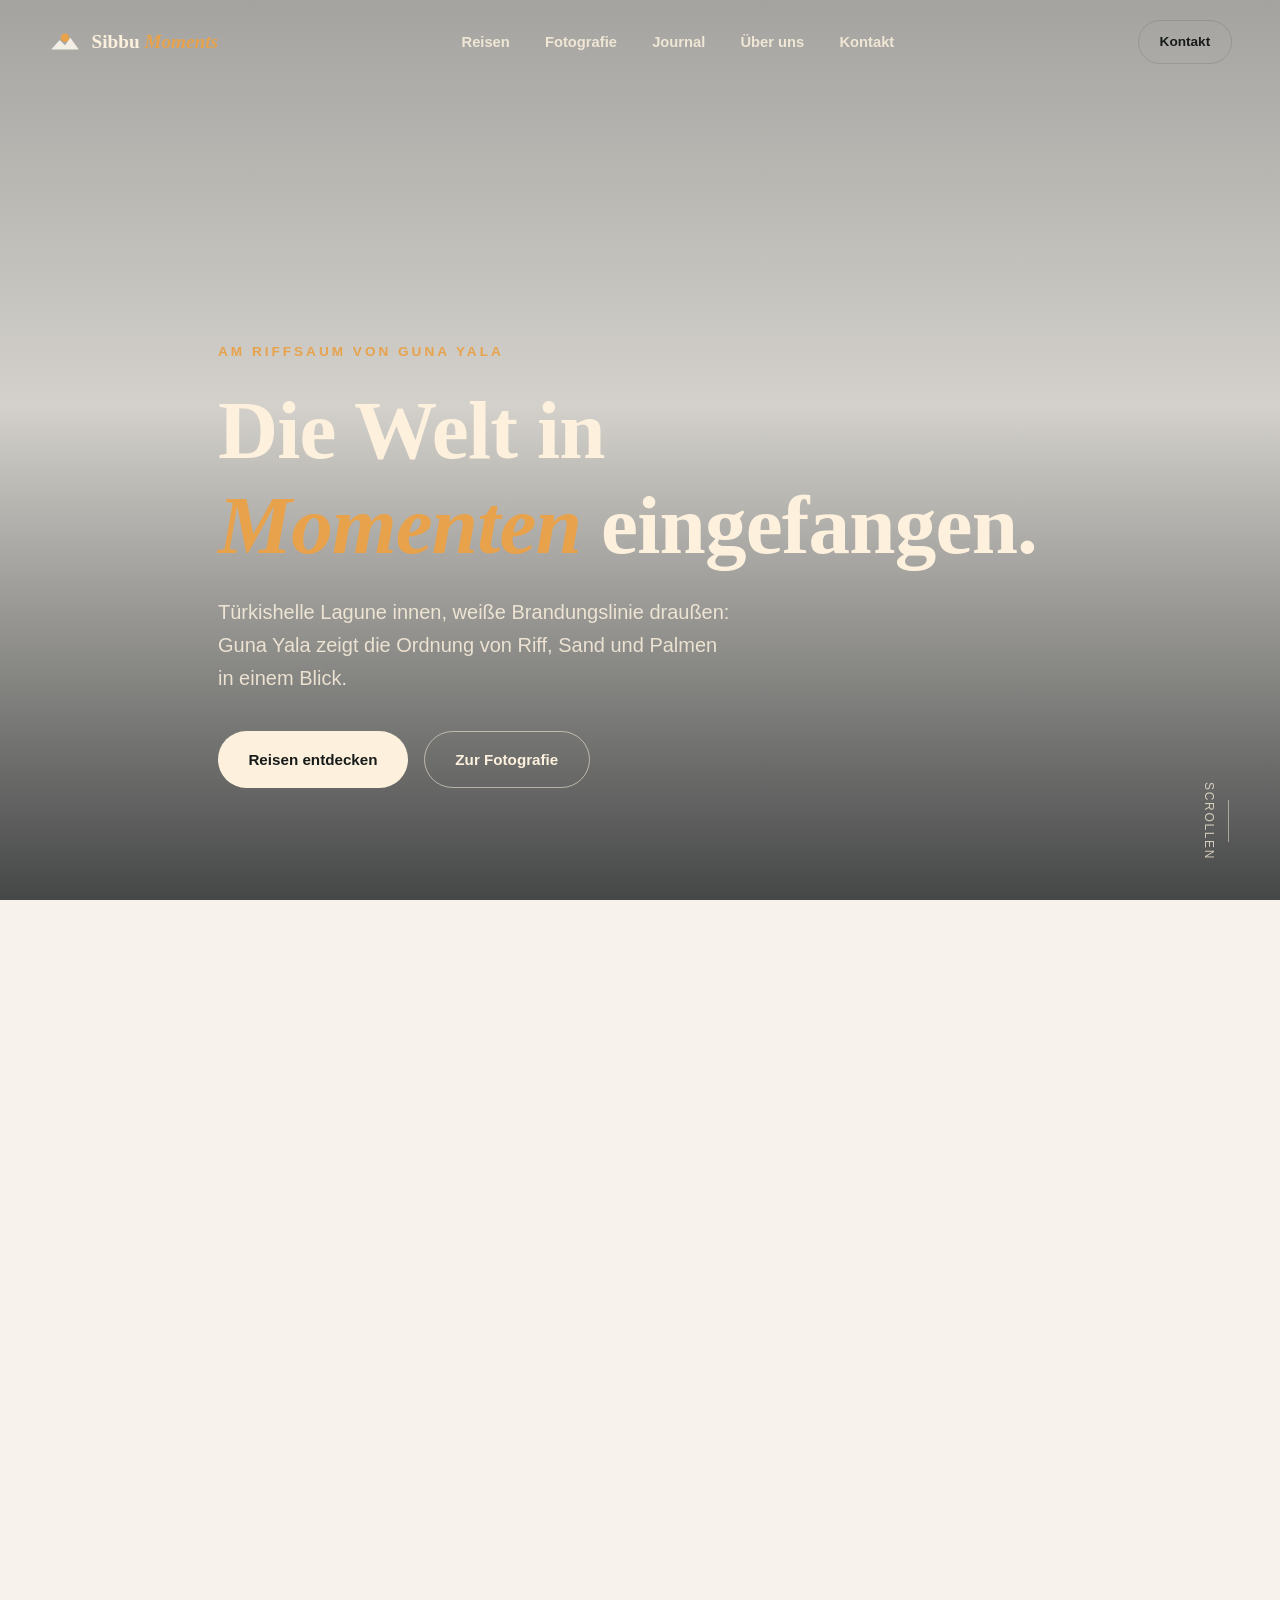
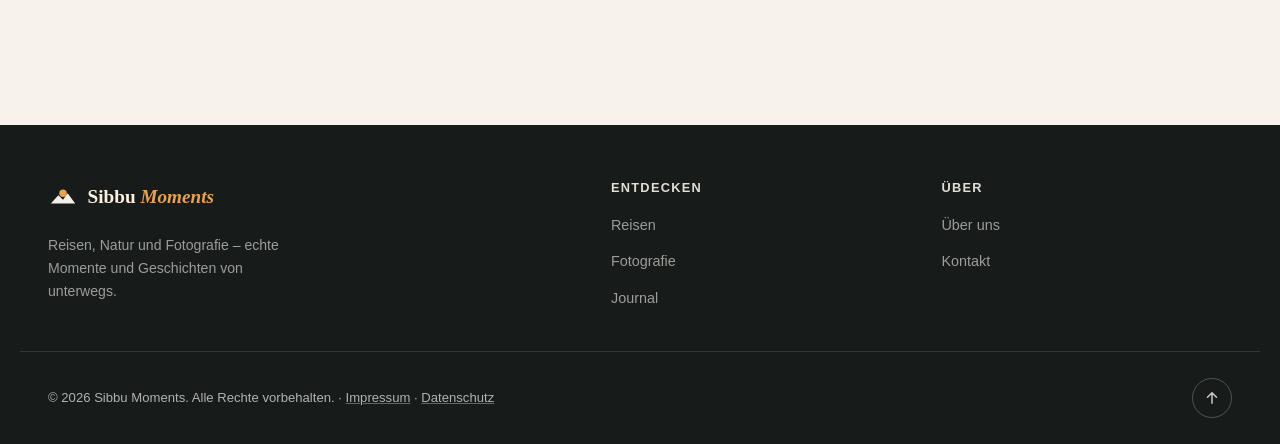
<file: docs/index.html>
<!DOCTYPE html>
<html lang="de">
<head>
  <meta charset="UTF-8">
  <meta name="viewport" content="width=device-width, initial-scale=1.0">
  <title>Sibbu Moments — Reise, Natur & Fotografie</title>
  <meta name="description" content="Sibbu Moments erzählt Geschichten von unterwegs — Reisen, Natur und Fotografie, eingefangen in Bildern, Worten und Momenten, die bleiben.">
  <meta name="keywords" content="Sibbu Moments, Reiseblog, Fotografie, Naturfotografie, Reisefotografie, Fernweh, Reisegeschichten">
  <meta name="author" content="Sibbu Moments">
  <meta name="robots" content="index, follow">
  <link rel="canonical" href="https://j6537.github.io/sibbu-moments/">

  <!-- Sicherheit: GitHub Pages liefert keine eigenen HTTP-Header, daher als Meta-Tags.
       Kein inline <script>/<style>, daher kein 'unsafe-inline' nötig. -->
  <meta http-equiv="Content-Security-Policy" content="default-src 'self'; img-src 'self' data:; style-src 'self'; script-src 'self'; connect-src 'self'; font-src 'self'; base-uri 'self'; form-action 'self'; frame-ancestors 'none'; object-src 'none'">
  <meta name="referrer" content="strict-origin-when-cross-origin">

  <!-- Open Graph / Facebook -->
  <meta property="og:type" content="website">
  <meta property="og:title" content="Sibbu Moments — Reise, Natur & Fotografie">
  <meta property="og:description" content="Geschichten von unterwegs — Reisen, Natur und Fotografie, eingefangen in Momenten, die bleiben.">
  <meta property="og:image" content="assets/og-image.svg">
  <meta property="og:url" content="https://j6537.github.io/sibbu-moments/">
  <meta property="og:locale" content="de_DE">

  <!-- Twitter -->
  <meta name="twitter:card" content="summary_large_image">
  <meta name="twitter:title" content="Sibbu Moments">
  <meta name="twitter:description" content="Reise, Natur & Fotografie — Geschichten von unterwegs.">
  <meta name="twitter:image" content="assets/og-image.svg">

  <!-- Favicon -->
  <link rel="icon" type="image/svg+xml" href="assets/favicon.svg">
  <link rel="alternate icon" href="assets/favicon.svg">

  <link rel="stylesheet" href="css/style.css">
</head>
<body data-content-src="data/site-content.json">

  <a class="skip-link" href="#main">Zum Hauptinhalt springen</a>

  <!-- ============ HEADER ============ -->
  <header class="site-header" id="site-header">
    <div class="container header-inner">
      <a href="#top" class="brand" aria-label="Sibbu Moments — Startseite">
        <svg class="brand-mark" width="34" height="34" viewBox="0 0 64 64" fill="none" aria-hidden="true">
          <circle cx="32" cy="24" r="8" fill="#E8A24B"/>
          <path d="M6 46 L22 28 L32 38 L42 24 L58 46 Z" fill="#F4EFE6"/>
        </svg>
        <span class="brand-name">Sibbu <em>Moments</em></span>
      </a>

      <nav class="main-nav" id="main-nav" aria-label="Hauptnavigation">
        <ul>
          <li><a href="#reisen">Reisen</a></li>
          <li><a href="#fotografie">Fotografie</a></li>
          <li><a href="#journal">Journal</a></li>
          <li><a href="#ueber-uns">Über uns</a></li>
          <li><a href="#kontakt">Kontakt</a></li>
        </ul>
      </nav>

      <div class="header-actions">
        <a href="#kontakt" class="btn btn-outline btn-small">Kontakt</a>
        <button class="nav-toggle" id="nav-toggle" aria-label="Menü öffnen" aria-expanded="false" aria-controls="main-nav">
          <span></span><span></span><span></span>
        </button>
      </div>
    </div>
  </header>

  <main id="main">
    <!-- ============ HERO ============ -->
    <section class="hero" id="top">
      <div class="hero-art" data-fallback-art="hero-mountain-moon" aria-hidden="true">
        <svg viewBox="0 0 1600 900" preserveAspectRatio="xMidYMid slice" xmlns="http://www.w3.org/2000/svg">
          <defs>
            <linearGradient id="heroSky" x1="0" y1="0" x2="0" y2="1">
              <stop offset="0%" stop-color="#0e1a1f"/>
              <stop offset="45%" stop-color="#2c4a4a"/>
              <stop offset="75%" stop-color="#c97a3d"/>
              <stop offset="100%" stop-color="#f0b35c"/>
            </linearGradient>
            <radialGradient id="heroSun" cx="50%" cy="50%" r="50%">
              <stop offset="0%" stop-color="#fff3dc"/>
              <stop offset="100%" stop-color="#f0b35c" stop-opacity="0"/>
            </radialGradient>
          </defs>
          <rect width="1600" height="900" fill="url(#heroSky)"/>
          <circle cx="1180" cy="330" r="230" fill="url(#heroSun)"/>
          <circle cx="1180" cy="330" r="80" fill="#fdf1de"/>
          <path d="M0 620 L180 480 L360 600 L520 430 L700 580 L900 400 L1100 590 L1320 440 L1600 610 L1600 900 L0 900 Z" fill="#16292b" opacity="0.92"/>
          <path d="M0 700 L240 560 L480 680 L760 520 L1040 690 L1320 550 L1600 700 L1600 900 L0 900 Z" fill="#0d1a1c"/>
        </svg>
      </div>
      <div class="hero-media" data-media-slot hidden aria-hidden="true"></div>
      <div class="hero-scrim" aria-hidden="true"></div>

      <div class="container hero-inner" data-content-id="hero-main">
        <p class="hero-kicker" data-field="subtitle" data-reveal>Reise · Natur · Fotografie</p>
        <h1 data-reveal>Die Welt in<br><span class="hero-italic">Momenten</span> eingefangen.</h1>
        <p class="hero-lede" data-field="excerpt" data-reveal>
          Sibbu Moments erzählt Geschichten von unterwegs: von fernen Küsten und stillen Bergen
          bis zu den leisen Augenblicken dazwischen, in denen sich eine Reise wirklich anfühlt.
        </p>
        <div class="hero-actions" data-reveal>
          <a href="#reisen" class="btn btn-light">Reisen entdecken</a>
          <a href="#fotografie" class="btn btn-outline-light">Zur Fotografie</a>
        </div>
      </div>

      <a href="#intro" class="scroll-cue" aria-label="Nach unten scrollen">
        <span></span>
        Scrollen
      </a>
    </section>

    <!-- ============ EDITORIAL INTRO / ZITAT ============ -->
    <section class="section intro-section" id="intro">
      <div class="container intro-inner" data-content-id="zitat-main" data-reveal>
        <span class="quote-mark" aria-hidden="true">&#8220;</span>
        <blockquote data-field="body">
          Manche Augenblicke sind flüchtig — wir halten sie fest, bevor sie verblassen.
        </blockquote>
        <cite>— <span data-field="subtitle">Sibbu Moments</span></cite>
      </div>
    </section>

    <!-- ============ REISEN / DESTINATIONS ============ -->
    <section class="section" id="reisen">
      <div class="container">
        <div class="section-head" data-reveal>
          <p class="eyebrow">Unterwegs</p>
          <h2>Reisen</h2>
          <p class="section-lead">Jede Reise erzählt ihre eigene Geschichte. Es sind die Begegnungen, Landschaften und kleinen Augenblicke dazwischen, die aus einem Ort eine bleibende Erinnerung machen.</p>
        </div>

        <div class="story-grid" data-reveal>
          <article class="story-card story-card--large" data-content-id="reisen-panama-kuna-yala">
            <div class="story-art">
              <svg data-fallback-art="panama" viewBox="0 0 800 600" preserveAspectRatio="xMidYMid slice" xmlns="http://www.w3.org/2000/svg">
                <defs>
                  <linearGradient id="panama" x1="0" y1="0" x2="1" y2="1">
                    <stop offset="0%" stop-color="#0c3b3a"/>
                    <stop offset="55%" stop-color="#0f6d63"/>
                    <stop offset="100%" stop-color="#2fd0b7"/>
                  </linearGradient>
                </defs>
                <rect width="800" height="600" fill="url(#panama)"/>
                <path d="M0 430c120-60 220 40 340-10s220-90 460-20v200H0Z" fill="#083130" opacity="0.7"/>
                <circle cx="640" cy="140" r="60" fill="#fdf1de" opacity="0.85"/>
                <path d="M60 460q40-120 120-140t100 40" stroke="#8fe9d8" stroke-width="4" fill="none" opacity="0.5"/>
              </svg>
              <div class="media-slot" data-media-slot hidden></div>
              <span class="story-status" data-field="content_status">Aktuell</span>
            </div>
            <div class="story-body">
              <p class="story-place" data-field="location">Panama · Kuna Yala</p>
              <h3 data-field="title">Ustupu — Inseln zwischen zwei Meeren</h3>
              <p data-field="excerpt">Ein Archipel aus unzähligen kleinen Inseln, gelebter Guna-Kultur und Wasser in
                Farben, für die es kaum Worte gibt. Die Reisegeschichte entsteht gerade.</p>
              <a href="#" class="story-link" data-field="link">Geschichte lesen <span aria-hidden="true">→</span></a>
            </div>
          </article>

          <article class="story-card" data-content-id="reisen-norwegen-fjorde">
            <div class="story-art">
              <svg data-fallback-art="fjord" viewBox="0 0 800 600" preserveAspectRatio="xMidYMid slice" xmlns="http://www.w3.org/2000/svg">
                <defs>
                  <linearGradient id="fjord" x1="0" y1="0" x2="0" y2="1">
                    <stop offset="0%" stop-color="#0b1622"/>
                    <stop offset="60%" stop-color="#22415c"/>
                    <stop offset="100%" stop-color="#6fa8c9"/>
                  </linearGradient>
                </defs>
                <rect width="800" height="600" fill="url(#fjord)"/>
                <path d="M0 380 L160 220 L280 340 L420 180 L560 350 L700 210 L800 340 L800 600 L0 600Z" fill="#0d1e2c"/>
              </svg>
              <div class="media-slot" data-media-slot hidden></div>
              <span class="story-status story-status--soon" data-field="content_status">Bald</span>
            </div>
            <div class="story-body">
              <p class="story-place" data-field="location">Norwegen · Fjorde</p>
              <h3 data-field="title">Zwischen Steilwänden und Stille</h3>
              <p data-field="excerpt">Eine Route entlang der Fjorde des Nordens — geplant für die kommende Saison.</p>
            </div>
          </article>

          <article class="story-card" data-content-id="reisen-marokko-sahara">
            <div class="story-art">
              <svg data-fallback-art="dune" viewBox="0 0 800 600" preserveAspectRatio="xMidYMid slice" xmlns="http://www.w3.org/2000/svg">
                <defs>
                  <linearGradient id="dune" x1="0" y1="0" x2="1" y2="1">
                    <stop offset="0%" stop-color="#3a1f14"/>
                    <stop offset="55%" stop-color="#a8622f"/>
                    <stop offset="100%" stop-color="#f0b35c"/>
                  </linearGradient>
                </defs>
                <rect width="800" height="600" fill="url(#dune)"/>
                <path d="M0 420q200-100 400-20t400 10v190H0Z" fill="#2a160e" opacity="0.55"/>
              </svg>
              <div class="media-slot" data-media-slot hidden></div>
              <span class="story-status story-status--soon" data-field="content_status">Bald</span>
            </div>
            <div class="story-body">
              <p class="story-place" data-field="location">Marokko · Sahara</p>
              <h3 data-field="title">Nächte unter Wüstenhimmel</h3>
              <p data-field="excerpt">Dünen, Kamelkarawanen und Sternenhimmel ohne Lichtverschmutzung — in Vorbereitung.</p>
            </div>
          </article>

          <article class="story-card" data-content-id="reisen-island-gletscher">
            <div class="story-art">
              <svg data-fallback-art="ice" viewBox="0 0 800 600" preserveAspectRatio="xMidYMid slice" xmlns="http://www.w3.org/2000/svg">
                <defs>
                  <linearGradient id="ice" x1="0" y1="0" x2="0" y2="1">
                    <stop offset="0%" stop-color="#1b2a3a"/>
                    <stop offset="55%" stop-color="#3d6b86"/>
                    <stop offset="100%" stop-color="#bfe3e8"/>
                  </linearGradient>
                </defs>
                <rect width="800" height="600" fill="url(#ice)"/>
                <path d="M0 460 L200 300 L340 420 L520 260 L680 400 L800 300 L800 600 L0 600Z" fill="#12222f" opacity="0.75"/>
              </svg>
              <div class="media-slot" data-media-slot hidden></div>
              <span class="story-status story-status--soon" data-field="content_status">Bald</span>
            </div>
            <div class="story-body">
              <p class="story-place" data-field="location">Island · Gletscher</p>
              <h3 data-field="title">Eisblaues Land</h3>
              <p data-field="excerpt">Gletscherzungen, schwarzer Sand und Wasserfälle in beinahe surrealem Blau.</p>
            </div>
          </article>
        </div>
      </div>
    </section>

    <!-- ============ FOTOGRAFIE ============ -->
    <section class="section section-dark" id="fotografie">
      <div class="container">
        <div class="section-head section-head--light" data-reveal>
          <p class="eyebrow eyebrow--light">Licht & Perspektive</p>
          <h2>Fotografie</h2>
          <p class="section-lead section-lead--light">Fotografie bewahrt Stimmungen, Farben und Geschichten, die oft erst beim zweiten Blick sichtbar werden. Jedes Bild lädt dazu ein, einen Moment länger hinzusehen.</p>
        </div>

        <div class="photo-grid" data-reveal>
          <div class="photo-tile photo-tile--tall" data-content-id="fotografie-natur">
            <svg data-fallback-art="p1" viewBox="0 0 500 700" preserveAspectRatio="xMidYMid slice"><defs><linearGradient id="p1" x1="0" y1="0" x2="0" y2="1"><stop offset="0%" stop-color="#122c2b"/><stop offset="100%" stop-color="#3aa892"/></linearGradient></defs><rect width="500" height="700" fill="url(#p1)"/><path d="M0 500q120-80 250-20t250 10v210H0Z" fill="#0c211f" opacity="0.6"/></svg>
            <div class="media-slot" data-media-slot hidden></div>
            <div class="photo-caption"><span data-field="category">Natur</span></div>
          </div>
          <div class="photo-tile" data-content-id="fotografie-unterwegs">
            <svg data-fallback-art="p2" viewBox="0 0 500 500" preserveAspectRatio="xMidYMid slice"><defs><linearGradient id="p2" x1="0" y1="0" x2="1" y2="1"><stop offset="0%" stop-color="#2b1c12"/><stop offset="100%" stop-color="#d69a52"/></linearGradient></defs><rect width="500" height="500" fill="url(#p2)"/><circle cx="360" cy="140" r="70" fill="#fdf1de" opacity="0.85"/></svg>
            <div class="media-slot" data-media-slot hidden></div>
            <div class="photo-caption"><span data-field="category">Unterwegs</span></div>
          </div>
          <div class="photo-tile" data-content-id="fotografie-menschen">
            <svg data-fallback-art="p3" viewBox="0 0 500 500" preserveAspectRatio="xMidYMid slice"><defs><linearGradient id="p3" x1="0" y1="0" x2="0" y2="1"><stop offset="0%" stop-color="#101c2b"/><stop offset="100%" stop-color="#5b86ad"/></linearGradient></defs><rect width="500" height="500" fill="url(#p3)"/><path d="M0 380 L150 260 L260 360 L400 220 L500 320 L500 500 L0 500Z" fill="#0b1826" opacity="0.7"/></svg>
            <div class="media-slot" data-media-slot hidden></div>
            <div class="photo-caption"><span data-field="category">Menschen</span></div>
          </div>
          <div class="photo-tile photo-tile--tall" data-content-id="fotografie-details">
            <svg data-fallback-art="p4" viewBox="0 0 500 700" preserveAspectRatio="xMidYMid slice"><defs><linearGradient id="p4" x1="0" y1="0" x2="1" y2="1"><stop offset="0%" stop-color="#2a1408"/><stop offset="100%" stop-color="#e8a24b"/></linearGradient></defs><rect width="500" height="700" fill="url(#p4)"/><path d="M0 520q140-70 250-10t250 20v170H0Z" fill="#1d0d05" opacity="0.55"/></svg>
            <div class="media-slot" data-media-slot hidden></div>
            <div class="photo-caption"><span data-field="category">Details</span></div>
          </div>
        </div>
      </div>
    </section>

    <!-- ============ ÜBER UNS ============ -->
    <section class="section about-section" id="ueber-uns">
      <div class="container about-grid">
        <div class="about-art" data-fallback-art="about-gradient" data-reveal aria-hidden="true">
          <svg viewBox="0 0 600 600" preserveAspectRatio="xMidYMid slice">
            <defs>
              <linearGradient id="about" x1="0" y1="0" x2="1" y2="1">
                <stop offset="0%" stop-color="#122c2b"/>
                <stop offset="100%" stop-color="#e8a24b"/>
              </linearGradient>
            </defs>
            <rect width="600" height="600" rx="24" fill="url(#about)"/>
            <circle cx="440" cy="150" r="50" fill="#fdf1de" opacity="0.85"/>
            <path d="M0 400q140-90 260-20t340-10v230H0Z" fill="#0c211f" opacity="0.55"/>
          </svg>
          <div class="media-slot" data-media-slot hidden></div>
        </div>
        <div class="about-content" data-content-id="ueber-uns-main" data-reveal>
          <p class="eyebrow">Über uns</p>
          <h2>Warum Sibbu Moments</h2>
          <p data-field="body">
            Sibbu Moments entstand aus der einfachen Beobachtung, dass die schönsten Augenblicke
            einer Reise selten die spektakulärsten sind — sondern die stillen dazwischen: ein Licht,
            ein Blick, ein Ort, an dem man kurz innehält.
          </p>
          <p>
            Jede Geschichte auf dieser Seite beginnt mit einem echten Moment unterwegs — einer
            stillen Bucht, einem Weg durch den Wald, einem Licht, das sich nicht wiederholen lässt.
            Sibbu Moments sammelt diese Augenblicke aus eigenen Reisen und gibt ihnen einen Ort,
            an dem sie bleiben.
          </p>
        </div>
      </div>
    </section>

    <!-- ============ JOURNAL ============ -->
    <section class="section section-alt" id="journal">
      <div class="container">
        <div class="section-head" data-reveal>
          <p class="eyebrow">Gedanken & Geschichten</p>
          <h2>Journal</h2>
          <p class="section-lead">Persönliche Gedanken, Erfahrungen und Hintergründe zu Reisen, Natur und Fotografie – für Geschichten, die mehr Raum benötigen als ein einzelnes Bild.</p>
        </div>

        <div class="journal-grid" data-reveal>
          <article class="journal-card" data-content-id="journal-wie-eine-reise-zur-geschichte-wird">
            <p class="journal-date" data-field="content_status">In Vorbereitung</p>
            <h3 data-field="title">Wie eine Reise zur Geschichte wird</h3>
            <p data-field="excerpt">Ein Blick hinter die Kulissen: vom ersten Foto bis zum fertigen Reisebericht.</p>
            <a href="#" class="story-link" data-field="link">Weiterlesen <span aria-hidden="true">→</span></a>
          </article>
          <article class="journal-card" data-content-id="journal-leicht-packen-weit-kommen">
            <p class="journal-date" data-field="content_status">In Vorbereitung</p>
            <h3 data-field="title">Leicht packen, weit kommen</h3>
            <p data-field="excerpt">Gedanken zu minimalistischem Reisegepäck für Fotografie unterwegs.</p>
            <a href="#" class="story-link" data-field="link">Weiterlesen <span aria-hidden="true">→</span></a>
          </article>
          <article class="journal-card" data-content-id="journal-licht-das-man-nicht-planen-kann">
            <p class="journal-date" data-field="content_status">In Vorbereitung</p>
            <h3 data-field="title">Licht, das man nicht planen kann</h3>
            <p data-field="excerpt">Über das Warten auf den einen Moment, der ein Bild erst zum Bild macht.</p>
            <a href="#" class="story-link" data-field="link">Weiterlesen <span aria-hidden="true">→</span></a>
          </article>
        </div>
      </div>
    </section>

    <!-- ============ KONTAKT / NEWSLETTER ============ -->
    <section class="section" id="kontakt">
      <div class="container">
        <div class="contact-panel" data-reveal>
          <div class="contact-copy" data-content-id="kontakt-main">
            <p class="eyebrow">In Verbindung bleiben</p>
            <h2>Kontakt</h2>
            <p class="section-lead" data-field="excerpt">
              Neue Reisegeschichten, Fotostrecken und Journal-Einträge — hin und wieder, ohne Spam.
            </p>
          </div>
          <form class="contact-form" id="newsletter-form">
            <label for="email-input" class="visually-hidden">E-Mail-Adresse</label>
            <input type="email" id="email-input" name="email" placeholder="deine@email.de" required autocomplete="email">
            <button type="submit" class="btn btn-light">Anmelden</button>
          </form>
          <p class="form-hint">Hinweis: Die Anmeldung ist aktuell eine Vorschau und technisch noch nicht aktiv.</p>
          <p class="contact-note" id="newsletter-note" role="status"></p>

          <div class="social-links">
            <span class="icon-btn" role="img" aria-label="Instagram (Kanal folgt in Kürze)">
              <svg width="20" height="20" viewBox="0 0 24 24" fill="none"><rect x="3" y="3" width="18" height="18" rx="5" stroke="currentColor" stroke-width="1.6"/><circle cx="12" cy="12" r="4" stroke="currentColor" stroke-width="1.6"/><circle cx="17.5" cy="6.5" r="1" fill="currentColor"/></svg>
            </span>
            <span class="icon-btn" role="img" aria-label="YouTube (Kanal folgt in Kürze)">
              <svg width="20" height="20" viewBox="0 0 24 24" fill="none"><rect x="3" y="6" width="18" height="12" rx="3" stroke="currentColor" stroke-width="1.6"/><path d="M10 9.5v5l5-2.5-5-2.5Z" fill="currentColor"/></svg>
            </span>
            <a href="mailto:joergstrauss39@icloud.com" class="icon-btn" aria-label="E-Mail" rel="noopener noreferrer">
              <svg width="20" height="20" viewBox="0 0 24 24" fill="none"><rect x="3" y="5" width="18" height="14" rx="2" stroke="currentColor" stroke-width="1.6"/><path d="m4 7 8 6 8-6" stroke="currentColor" stroke-width="1.6" stroke-linecap="round" stroke-linejoin="round"/></svg>
            </a>
          </div>
        </div>
      </div>
    </section>
  </main>

  <!-- ============ FOOTER ============ -->
  <footer class="site-footer">
    <div class="container footer-inner">
      <div class="footer-brand">
        <a href="#top" class="brand" aria-label="Sibbu Moments — Startseite">
          <svg class="brand-mark" width="30" height="30" viewBox="0 0 64 64" fill="none" aria-hidden="true">
            <circle cx="32" cy="24" r="8" fill="#E8A24B"/>
            <path d="M6 46 L22 28 L32 38 L42 24 L58 46 Z" fill="#F4EFE6"/>
          </svg>
          <span class="brand-name">Sibbu <em>Moments</em></span>
        </a>
        <p>Reisen, Natur und Fotografie – echte Momente und Geschichten von unterwegs.</p>
      </div>

      <div class="footer-col">
        <h4>Entdecken</h4>
        <ul>
          <li><a href="#reisen">Reisen</a></li>
          <li><a href="#fotografie">Fotografie</a></li>
          <li><a href="#journal">Journal</a></li>
        </ul>
      </div>

      <div class="footer-col">
        <h4>Über</h4>
        <ul>
          <li><a href="#ueber-uns">Über uns</a></li>
          <li><a href="#kontakt">Kontakt</a></li>
        </ul>
      </div>
    </div>

    <div class="container footer-bottom">
      <p>© <span id="year"></span> Sibbu Moments. Alle Rechte vorbehalten. · <a href="impressum.html">Impressum</a> · <a href="datenschutz.html">Datenschutz</a></p>
      <button class="back-to-top" id="back-to-top" aria-label="Nach oben scrollen">
        <svg width="18" height="18" viewBox="0 0 24 24" fill="none"><path d="M12 19V5m0 0-6 6m6-6 6 6" stroke="currentColor" stroke-width="2" stroke-linecap="round" stroke-linejoin="round"/></svg>
      </button>
    </div>
  </footer>

  <script src="js/script.js"></script>
</body>
</html>
</file>
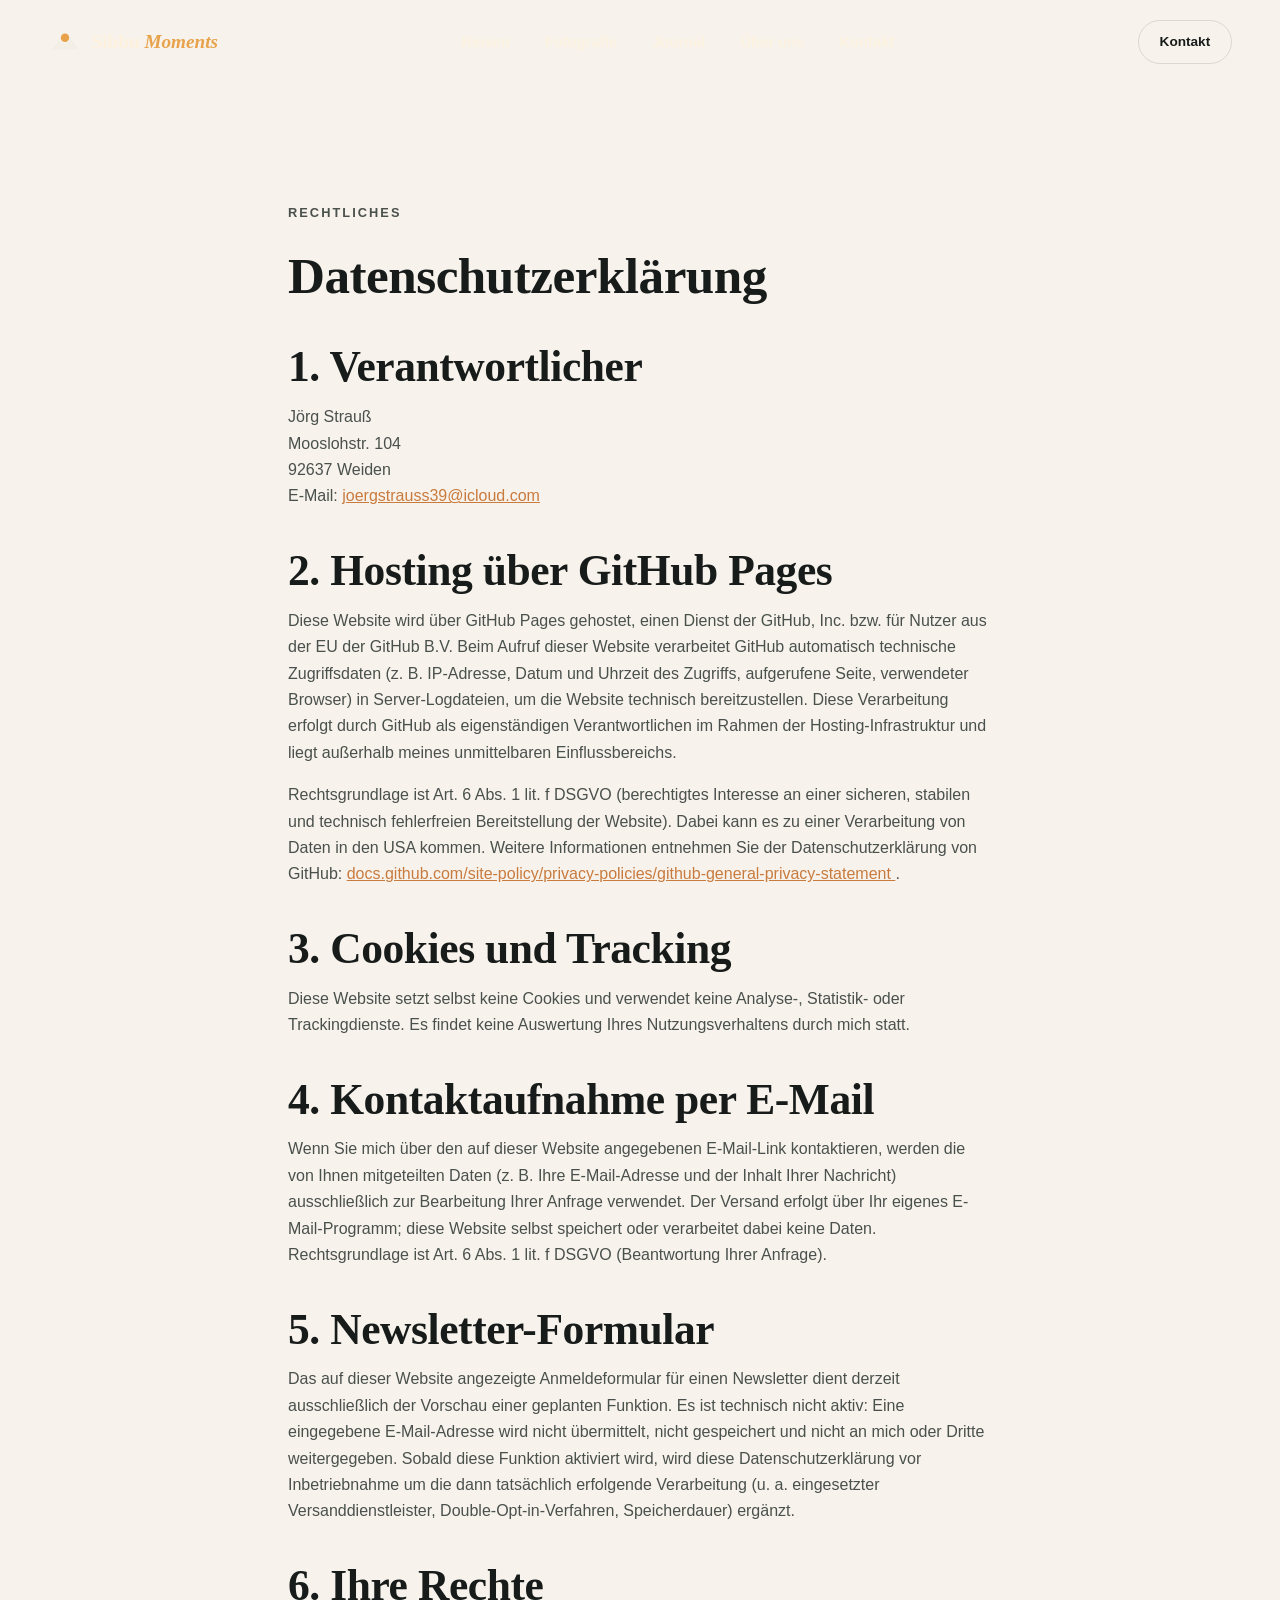
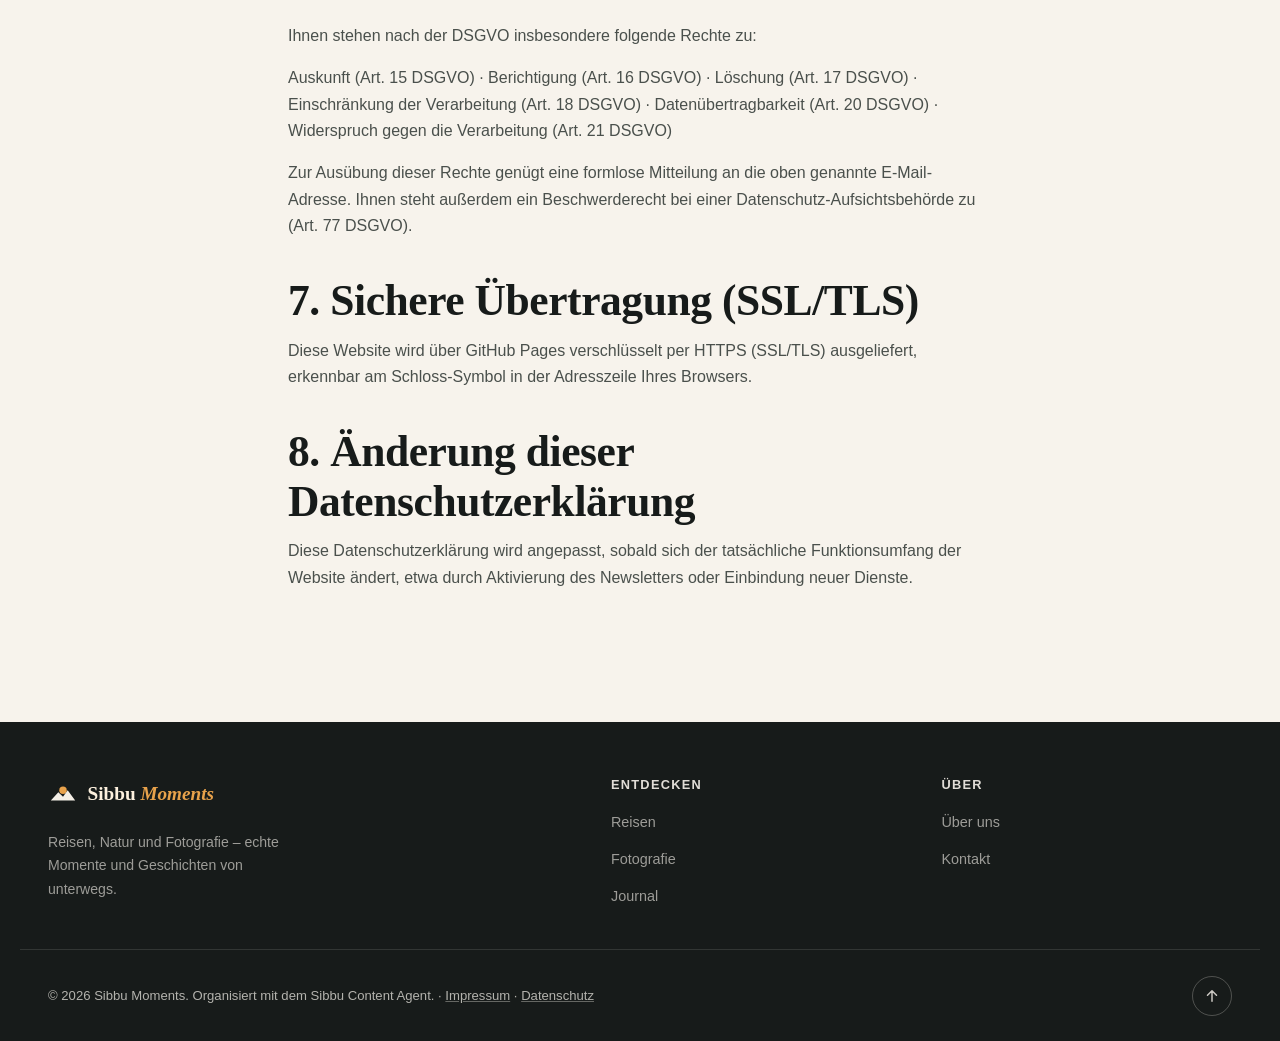
<file: docs/datenschutz.html>
<!DOCTYPE html>
<html lang="de">
<head>
  <meta charset="UTF-8">
  <meta name="viewport" content="width=device-width, initial-scale=1.0">
  <title>Datenschutzerklärung — Sibbu Moments</title>
  <meta name="description" content="Datenschutzerklärung von Sibbu Moments gemäß Art. 13 DSGVO.">
  <meta name="robots" content="index, follow">
  <link rel="canonical" href="https://j6537.github.io/sibbu-moments/datenschutz.html">

  <!-- Sicherheit: identisch zu index.html, GitHub Pages liefert keine eigenen HTTP-Header. -->
  <meta http-equiv="Content-Security-Policy" content="default-src 'self'; img-src 'self' data:; style-src 'self'; script-src 'self'; connect-src 'self'; font-src 'self'; base-uri 'self'; form-action 'self'; frame-ancestors 'none'; object-src 'none'">
  <meta name="referrer" content="strict-origin-when-cross-origin">

  <!-- Favicon -->
  <link rel="icon" type="image/svg+xml" href="assets/favicon.svg">
  <link rel="alternate icon" href="assets/favicon.svg">

  <link rel="stylesheet" href="css/style.css">
</head>
<body data-content-src="data/site-content.json">

  <a class="skip-link" href="#main">Zum Hauptinhalt springen</a>

  <!-- ============ HEADER ============ -->
  <header class="site-header" id="site-header">
    <div class="container header-inner">
      <a href="index.html" class="brand" aria-label="Sibbu Moments — Startseite">
        <svg class="brand-mark" width="34" height="34" viewBox="0 0 64 64" fill="none" aria-hidden="true">
          <circle cx="32" cy="24" r="8" fill="#E8A24B"/>
          <path d="M6 46 L22 28 L32 38 L42 24 L58 46 Z" fill="#F4EFE6"/>
        </svg>
        <span class="brand-name">Sibbu <em>Moments</em></span>
      </a>

      <nav class="main-nav" id="main-nav" aria-label="Hauptnavigation">
        <ul>
          <li><a href="index.html#reisen">Reisen</a></li>
          <li><a href="index.html#fotografie">Fotografie</a></li>
          <li><a href="index.html#journal">Journal</a></li>
          <li><a href="index.html#ueber-uns">Über uns</a></li>
          <li><a href="index.html#kontakt">Kontakt</a></li>
        </ul>
      </nav>

      <div class="header-actions">
        <a href="index.html#kontakt" class="btn btn-outline btn-small">Kontakt</a>
        <button class="nav-toggle" id="nav-toggle" aria-label="Menü öffnen" aria-expanded="false" aria-controls="main-nav">
          <span></span><span></span><span></span>
        </button>
      </div>
    </div>
  </header>

  <main id="main">
    <!-- ============ DATENSCHUTZ ============ -->
    <section class="section" id="datenschutz">
      <div class="container legal-content">
        <p class="eyebrow">Rechtliches</p>
        <h1>Datenschutzerklärung</h1>

        <h2>1. Verantwortlicher</h2>
        <p>
          Jörg Strauß<br>
          Mooslohstr. 104<br>
          92637 Weiden<br>
          E-Mail: <a href="mailto:joergstrauss39@icloud.com">joergstrauss39@icloud.com</a>
        </p>

        <h2>2. Hosting über GitHub Pages</h2>
        <p>
          Diese Website wird über GitHub Pages gehostet, einen Dienst der GitHub, Inc. bzw. für
          Nutzer aus der EU der GitHub B.V. Beim Aufruf dieser Website verarbeitet GitHub
          automatisch technische Zugriffsdaten (z. B. IP-Adresse, Datum und Uhrzeit des Zugriffs,
          aufgerufene Seite, verwendeter Browser) in Server-Logdateien, um die Website technisch
          bereitzustellen. Diese Verarbeitung erfolgt durch GitHub als eigenständigen
          Verantwortlichen im Rahmen der Hosting-Infrastruktur und liegt außerhalb meines
          unmittelbaren Einflussbereichs.
        </p>
        <p>
          Rechtsgrundlage ist Art. 6 Abs. 1 lit. f DSGVO (berechtigtes Interesse an einer sicheren,
          stabilen und technisch fehlerfreien Bereitstellung der Website). Dabei kann es zu einer
          Verarbeitung von Daten in den USA kommen. Weitere Informationen entnehmen Sie der
          Datenschutzerklärung von GitHub:
          <a href="https://docs.github.com/site-policy/privacy-policies/github-general-privacy-statement" target="_blank" rel="noopener noreferrer">
            docs.github.com/site-policy/privacy-policies/github-general-privacy-statement
          </a>.
        </p>

        <h2>3. Cookies und Tracking</h2>
        <p>
          Diese Website setzt selbst keine Cookies und verwendet keine Analyse-, Statistik- oder
          Trackingdienste. Es findet keine Auswertung Ihres Nutzungsverhaltens durch mich statt.
        </p>

        <h2>4. Kontaktaufnahme per E-Mail</h2>
        <p>
          Wenn Sie mich über den auf dieser Website angegebenen E-Mail-Link kontaktieren, werden
          die von Ihnen mitgeteilten Daten (z. B. Ihre E-Mail-Adresse und der Inhalt Ihrer
          Nachricht) ausschließlich zur Bearbeitung Ihrer Anfrage verwendet. Der Versand erfolgt
          über Ihr eigenes E-Mail-Programm; diese Website selbst speichert oder verarbeitet dabei
          keine Daten. Rechtsgrundlage ist Art. 6 Abs. 1 lit. f DSGVO (Beantwortung Ihrer Anfrage).
        </p>

        <h2>5. Newsletter-Formular</h2>
        <p>
          Das auf dieser Website angezeigte Anmeldeformular für einen Newsletter dient derzeit
          ausschließlich der Vorschau einer geplanten Funktion. Es ist technisch nicht aktiv: Eine
          eingegebene E-Mail-Adresse wird nicht übermittelt, nicht gespeichert und nicht an mich
          oder Dritte weitergegeben. Sobald diese Funktion aktiviert wird, wird diese
          Datenschutzerklärung vor Inbetriebnahme um die dann tatsächlich erfolgende Verarbeitung
          (u. a. eingesetzter Versanddienstleister, Double-Opt-in-Verfahren, Speicherdauer)
          ergänzt.
        </p>

        <h2>6. Ihre Rechte</h2>
        <p>Ihnen stehen nach der DSGVO insbesondere folgende Rechte zu:</p>
        <p>
          Auskunft (Art. 15 DSGVO) · Berichtigung (Art. 16 DSGVO) · Löschung (Art. 17 DSGVO) ·
          Einschränkung der Verarbeitung (Art. 18 DSGVO) · Datenübertragbarkeit (Art. 20 DSGVO) ·
          Widerspruch gegen die Verarbeitung (Art. 21 DSGVO)
        </p>
        <p>
          Zur Ausübung dieser Rechte genügt eine formlose Mitteilung an die oben genannte
          E-Mail-Adresse. Ihnen steht außerdem ein Beschwerderecht bei einer
          Datenschutz-Aufsichtsbehörde zu (Art. 77 DSGVO).
        </p>

        <h2>7. Sichere Übertragung (SSL/TLS)</h2>
        <p>
          Diese Website wird über GitHub Pages verschlüsselt per HTTPS (SSL/TLS) ausgeliefert,
          erkennbar am Schloss-Symbol in der Adresszeile Ihres Browsers.
        </p>

        <h2>8. Änderung dieser Datenschutzerklärung</h2>
        <p>
          Diese Datenschutzerklärung wird angepasst, sobald sich der tatsächliche Funktionsumfang
          der Website ändert, etwa durch Aktivierung des Newsletters oder Einbindung neuer Dienste.
        </p>
      </div>
    </section>
  </main>

  <!-- ============ FOOTER ============ -->
  <footer class="site-footer">
    <div class="container footer-inner">
      <div class="footer-brand">
        <a href="index.html" class="brand" aria-label="Sibbu Moments — Startseite">
          <svg class="brand-mark" width="30" height="30" viewBox="0 0 64 64" fill="none" aria-hidden="true">
            <circle cx="32" cy="24" r="8" fill="#E8A24B"/>
            <path d="M6 46 L22 28 L32 38 L42 24 L58 46 Z" fill="#F4EFE6"/>
          </svg>
          <span class="brand-name">Sibbu <em>Moments</em></span>
        </a>
        <p>Reisen, Natur und Fotografie – echte Momente und Geschichten von unterwegs.</p>
      </div>

      <div class="footer-col">
        <h4>Entdecken</h4>
        <ul>
          <li><a href="index.html#reisen">Reisen</a></li>
          <li><a href="index.html#fotografie">Fotografie</a></li>
          <li><a href="index.html#journal">Journal</a></li>
        </ul>
      </div>

      <div class="footer-col">
        <h4>Über</h4>
        <ul>
          <li><a href="index.html#ueber-uns">Über uns</a></li>
          <li><a href="index.html#kontakt">Kontakt</a></li>
        </ul>
      </div>
    </div>

    <div class="container footer-bottom">
      <p>© <span id="year"></span> Sibbu Moments. Organisiert mit dem Sibbu Content Agent. · <a href="impressum.html">Impressum</a> · <a href="datenschutz.html">Datenschutz</a></p>
      <button class="back-to-top" id="back-to-top" aria-label="Nach oben scrollen">
        <svg width="18" height="18" viewBox="0 0 24 24" fill="none"><path d="M12 19V5m0 0-6 6m6-6 6 6" stroke="currentColor" stroke-width="2" stroke-linecap="round" stroke-linejoin="round"/></svg>
      </button>
    </div>
  </footer>

  <script src="js/script.js"></script>
</body>
</html>
</file>
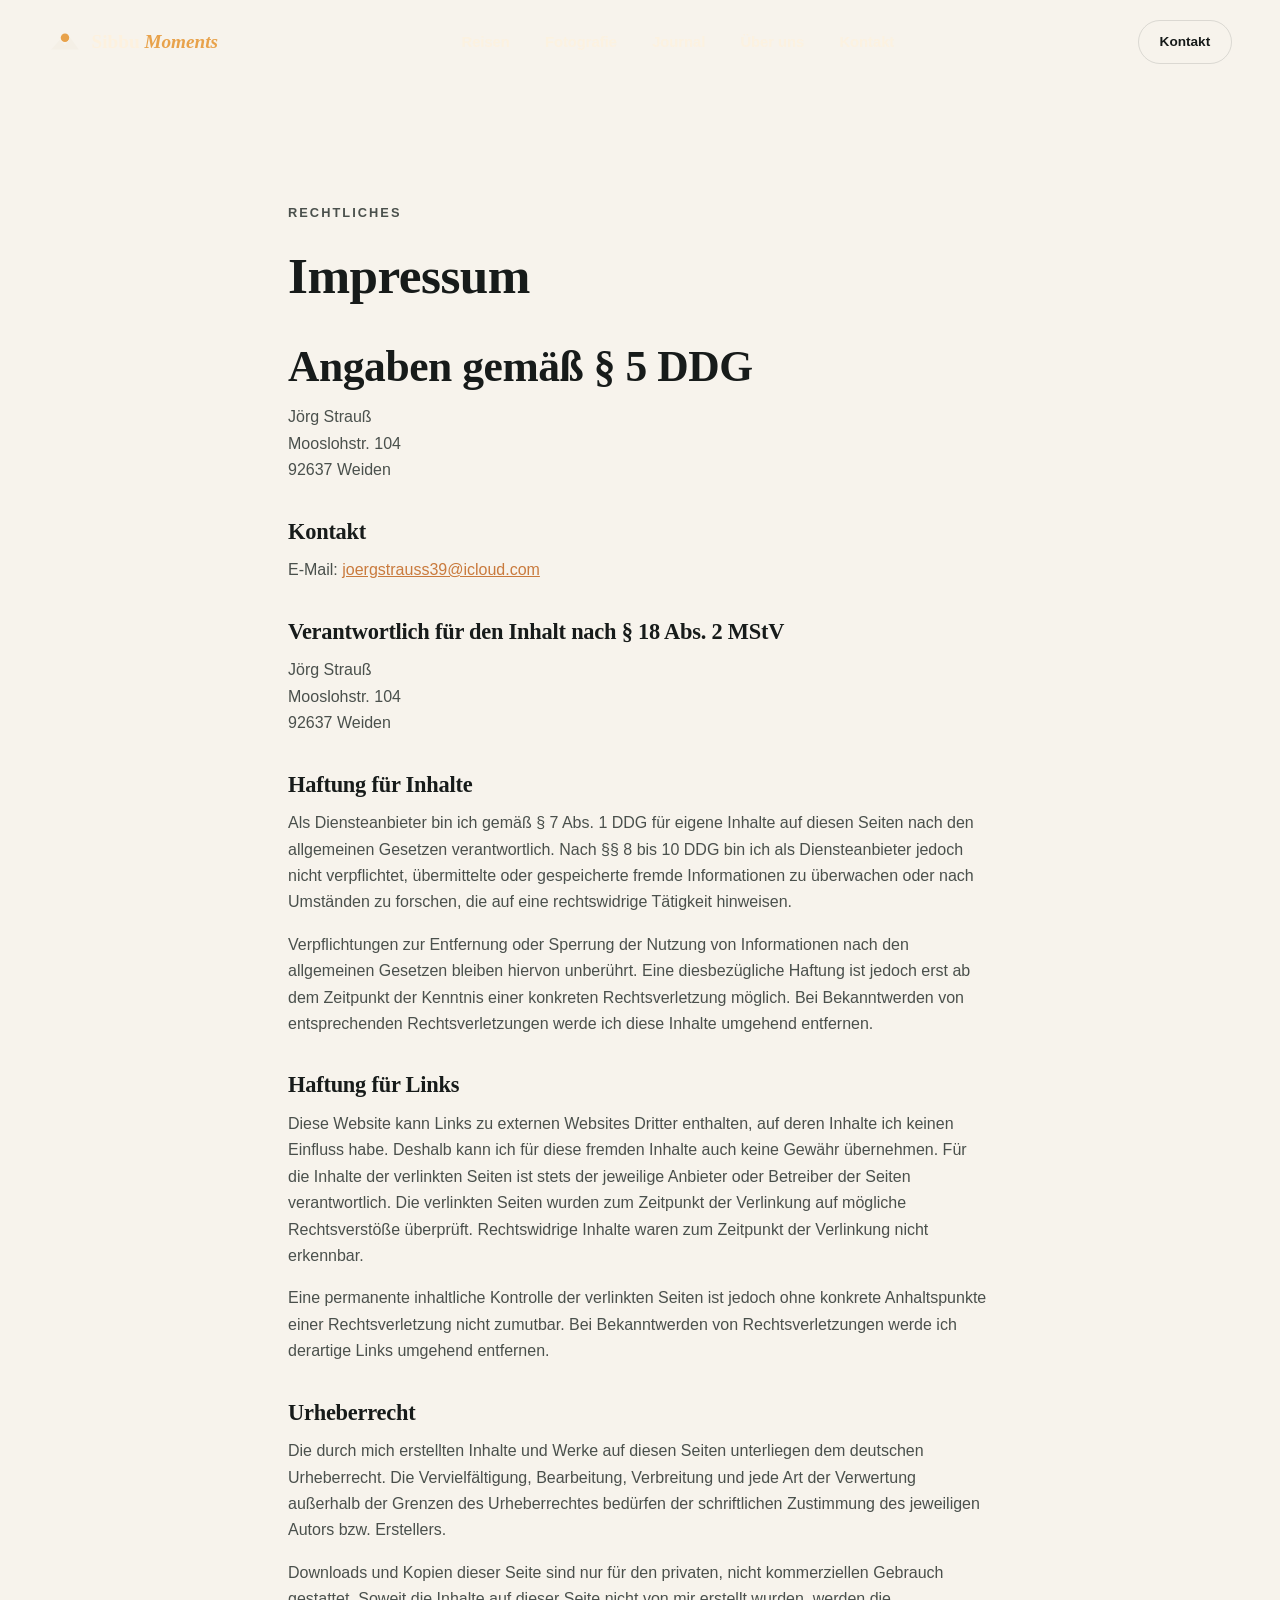
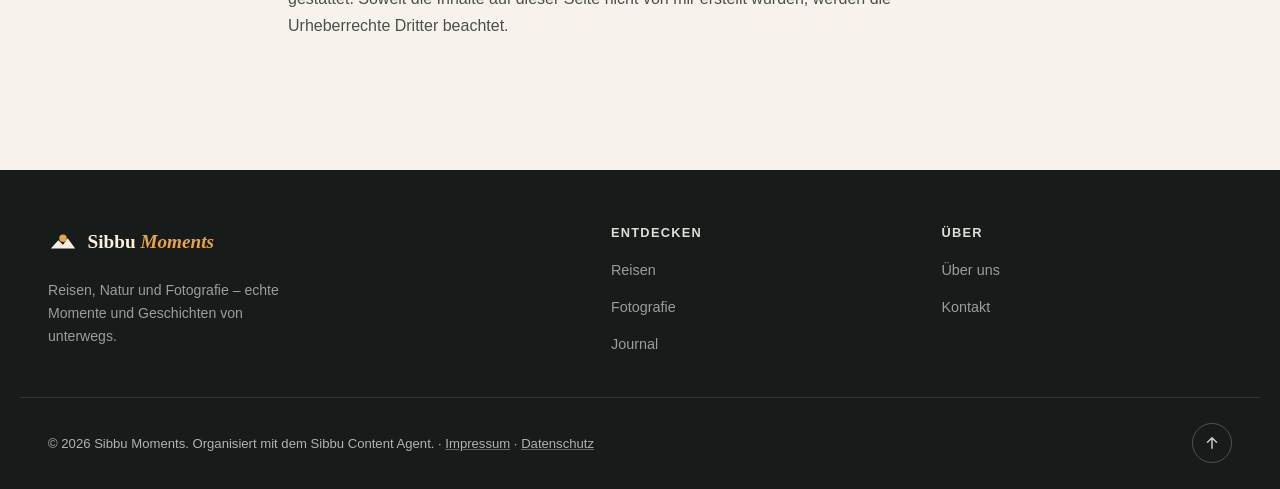
<file: docs/impressum.html>
<!DOCTYPE html>
<html lang="de">
<head>
  <meta charset="UTF-8">
  <meta name="viewport" content="width=device-width, initial-scale=1.0">
  <title>Impressum — Sibbu Moments</title>
  <meta name="description" content="Impressum von Sibbu Moments gemäß § 5 DDG.">
  <meta name="robots" content="index, follow">
  <link rel="canonical" href="https://j6537.github.io/sibbu-moments/impressum.html">

  <!-- Sicherheit: identisch zu index.html, GitHub Pages liefert keine eigenen HTTP-Header. -->
  <meta http-equiv="Content-Security-Policy" content="default-src 'self'; img-src 'self' data:; style-src 'self'; script-src 'self'; connect-src 'self'; font-src 'self'; base-uri 'self'; form-action 'self'; frame-ancestors 'none'; object-src 'none'">
  <meta name="referrer" content="strict-origin-when-cross-origin">

  <!-- Favicon -->
  <link rel="icon" type="image/svg+xml" href="assets/favicon.svg">
  <link rel="alternate icon" href="assets/favicon.svg">

  <link rel="stylesheet" href="css/style.css">
</head>
<body data-content-src="data/site-content.json">

  <a class="skip-link" href="#main">Zum Hauptinhalt springen</a>

  <!-- ============ HEADER ============ -->
  <header class="site-header" id="site-header">
    <div class="container header-inner">
      <a href="index.html" class="brand" aria-label="Sibbu Moments — Startseite">
        <svg class="brand-mark" width="34" height="34" viewBox="0 0 64 64" fill="none" aria-hidden="true">
          <circle cx="32" cy="24" r="8" fill="#E8A24B"/>
          <path d="M6 46 L22 28 L32 38 L42 24 L58 46 Z" fill="#F4EFE6"/>
        </svg>
        <span class="brand-name">Sibbu <em>Moments</em></span>
      </a>

      <nav class="main-nav" id="main-nav" aria-label="Hauptnavigation">
        <ul>
          <li><a href="index.html#reisen">Reisen</a></li>
          <li><a href="index.html#fotografie">Fotografie</a></li>
          <li><a href="index.html#journal">Journal</a></li>
          <li><a href="index.html#ueber-uns">Über uns</a></li>
          <li><a href="index.html#kontakt">Kontakt</a></li>
        </ul>
      </nav>

      <div class="header-actions">
        <a href="index.html#kontakt" class="btn btn-outline btn-small">Kontakt</a>
        <button class="nav-toggle" id="nav-toggle" aria-label="Menü öffnen" aria-expanded="false" aria-controls="main-nav">
          <span></span><span></span><span></span>
        </button>
      </div>
    </div>
  </header>

  <main id="main">
    <!-- ============ IMPRESSUM ============ -->
    <section class="section" id="impressum">
      <div class="container legal-content">
        <p class="eyebrow">Rechtliches</p>
        <h1>Impressum</h1>

        <h2>Angaben gemäß § 5 DDG</h2>
        <p>
          Jörg Strauß<br>
          Mooslohstr. 104<br>
          92637 Weiden
        </p>

        <h3>Kontakt</h3>
        <p>E-Mail: <a href="mailto:joergstrauss39@icloud.com">joergstrauss39@icloud.com</a></p>

        <h3>Verantwortlich für den Inhalt nach § 18 Abs. 2 MStV</h3>
        <p>
          Jörg Strauß<br>
          Mooslohstr. 104<br>
          92637 Weiden
        </p>

        <h3>Haftung für Inhalte</h3>
        <p>
          Als Diensteanbieter bin ich gemäß § 7 Abs. 1 DDG für eigene Inhalte auf diesen Seiten nach
          den allgemeinen Gesetzen verantwortlich. Nach §§ 8 bis 10 DDG bin ich als Diensteanbieter
          jedoch nicht verpflichtet, übermittelte oder gespeicherte fremde Informationen zu überwachen
          oder nach Umständen zu forschen, die auf eine rechtswidrige Tätigkeit hinweisen.
        </p>
        <p>
          Verpflichtungen zur Entfernung oder Sperrung der Nutzung von Informationen nach den
          allgemeinen Gesetzen bleiben hiervon unberührt. Eine diesbezügliche Haftung ist jedoch erst
          ab dem Zeitpunkt der Kenntnis einer konkreten Rechtsverletzung möglich. Bei Bekanntwerden von
          entsprechenden Rechtsverletzungen werde ich diese Inhalte umgehend entfernen.
        </p>

        <h3>Haftung für Links</h3>
        <p>
          Diese Website kann Links zu externen Websites Dritter enthalten, auf deren Inhalte ich
          keinen Einfluss habe. Deshalb kann ich für diese fremden Inhalte auch keine Gewähr
          übernehmen. Für die Inhalte der verlinkten Seiten ist stets der jeweilige Anbieter oder
          Betreiber der Seiten verantwortlich. Die verlinkten Seiten wurden zum Zeitpunkt der
          Verlinkung auf mögliche Rechtsverstöße überprüft. Rechtswidrige Inhalte waren zum Zeitpunkt
          der Verlinkung nicht erkennbar.
        </p>
        <p>
          Eine permanente inhaltliche Kontrolle der verlinkten Seiten ist jedoch ohne konkrete
          Anhaltspunkte einer Rechtsverletzung nicht zumutbar. Bei Bekanntwerden von Rechtsverletzungen
          werde ich derartige Links umgehend entfernen.
        </p>

        <h3>Urheberrecht</h3>
        <p>
          Die durch mich erstellten Inhalte und Werke auf diesen Seiten unterliegen dem deutschen
          Urheberrecht. Die Vervielfältigung, Bearbeitung, Verbreitung und jede Art der Verwertung
          außerhalb der Grenzen des Urheberrechtes bedürfen der schriftlichen Zustimmung des
          jeweiligen Autors bzw. Erstellers.
        </p>
        <p>
          Downloads und Kopien dieser Seite sind nur für den privaten, nicht kommerziellen Gebrauch
          gestattet. Soweit die Inhalte auf dieser Seite nicht von mir erstellt wurden, werden die
          Urheberrechte Dritter beachtet.
        </p>
      </div>
    </section>
  </main>

  <!-- ============ FOOTER ============ -->
  <footer class="site-footer">
    <div class="container footer-inner">
      <div class="footer-brand">
        <a href="index.html" class="brand" aria-label="Sibbu Moments — Startseite">
          <svg class="brand-mark" width="30" height="30" viewBox="0 0 64 64" fill="none" aria-hidden="true">
            <circle cx="32" cy="24" r="8" fill="#E8A24B"/>
            <path d="M6 46 L22 28 L32 38 L42 24 L58 46 Z" fill="#F4EFE6"/>
          </svg>
          <span class="brand-name">Sibbu <em>Moments</em></span>
        </a>
        <p>Reisen, Natur und Fotografie – echte Momente und Geschichten von unterwegs.</p>
      </div>

      <div class="footer-col">
        <h4>Entdecken</h4>
        <ul>
          <li><a href="index.html#reisen">Reisen</a></li>
          <li><a href="index.html#fotografie">Fotografie</a></li>
          <li><a href="index.html#journal">Journal</a></li>
        </ul>
      </div>

      <div class="footer-col">
        <h4>Über</h4>
        <ul>
          <li><a href="index.html#ueber-uns">Über uns</a></li>
          <li><a href="index.html#kontakt">Kontakt</a></li>
        </ul>
      </div>
    </div>

    <div class="container footer-bottom">
      <p>© <span id="year"></span> Sibbu Moments. Organisiert mit dem Sibbu Content Agent. · <a href="impressum.html">Impressum</a> · <a href="datenschutz.html">Datenschutz</a></p>
      <button class="back-to-top" id="back-to-top" aria-label="Nach oben scrollen">
        <svg width="18" height="18" viewBox="0 0 24 24" fill="none"><path d="M12 19V5m0 0-6 6m6-6 6 6" stroke="currentColor" stroke-width="2" stroke-linecap="round" stroke-linejoin="round"/></svg>
      </button>
    </div>
  </footer>

  <script src="js/script.js"></script>
</body>
</html>
</file>
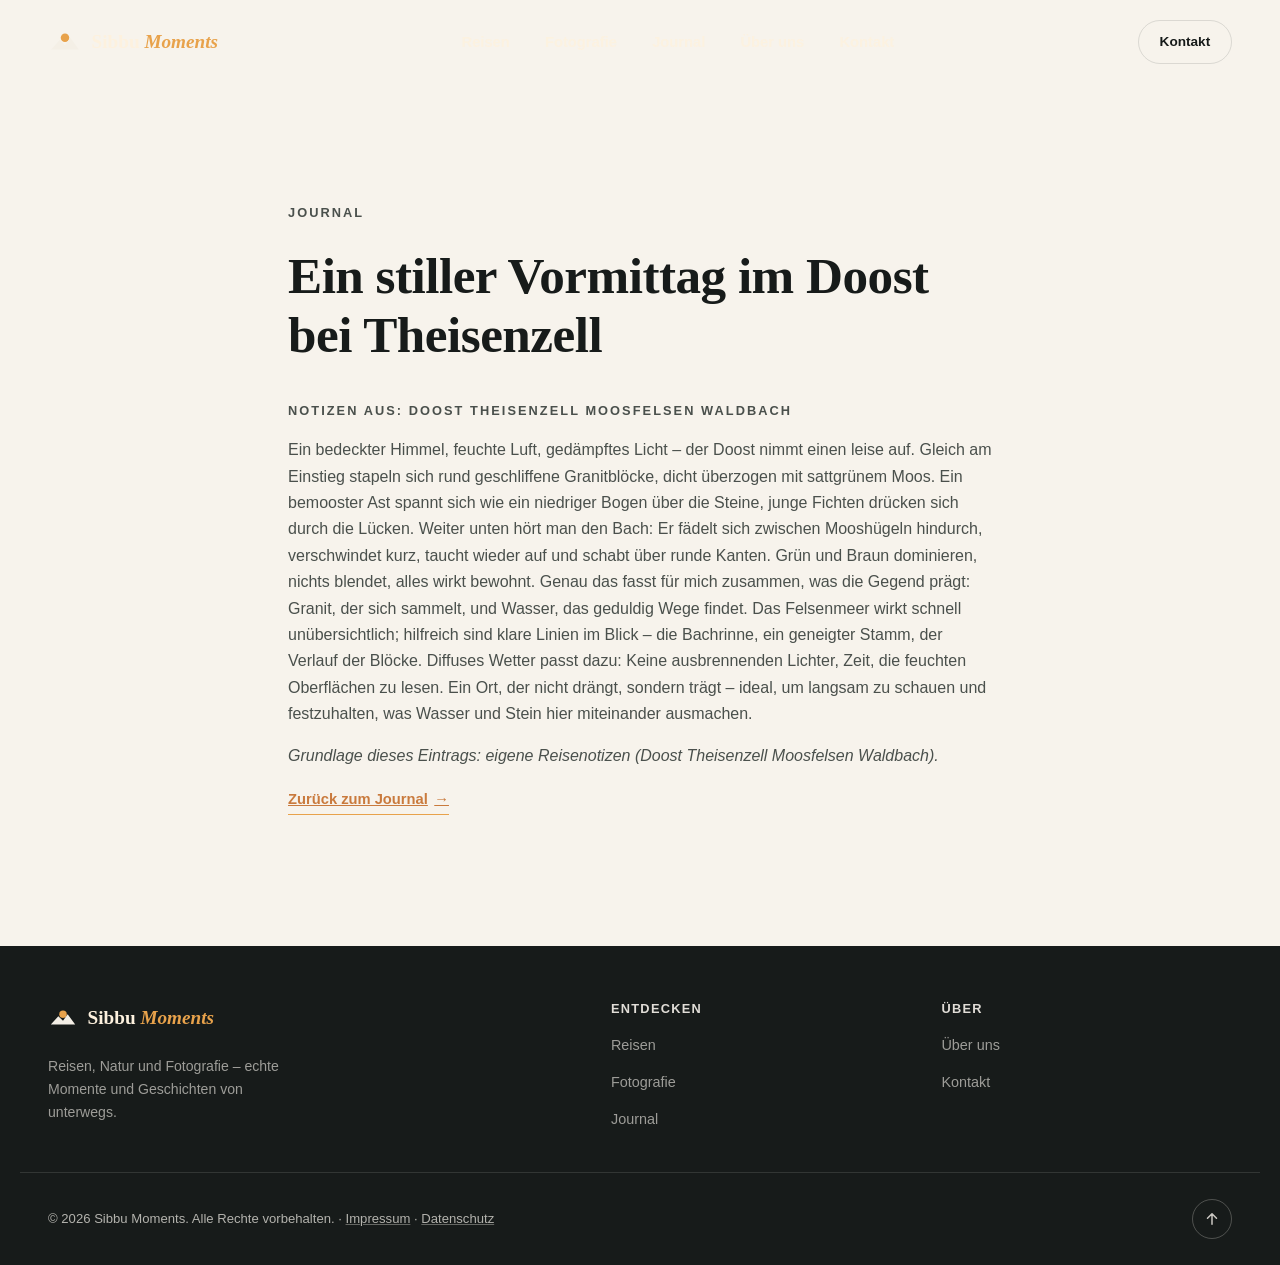
<file: docs/journal/journal-ein-stiller-vormittag-im-doost-bei-theisenzell.html>
<!DOCTYPE html>
<html lang="de">
<head>
  <meta charset="UTF-8">
  <meta name="viewport" content="width=device-width, initial-scale=1.0">
  <title>Ein stiller Vormittag im Doost bei Theisenzell — Sibbu Moments</title>
  <meta name="description" content="Moos auf Granit, ein Bach im Versteck und graues Waldlicht: Der Doost zeigt, wie Wasser Wege findet – leise und geduldig.">
  <meta name="robots" content="index, follow">
  <link rel="canonical" href="https://j6537.github.io/sibbu-moments/journal/journal-ein-stiller-vormittag-im-doost-bei-theisenzell.html">

  <!-- Sicherheit: identisch zu index.html, GitHub Pages liefert keine eigenen HTTP-Header. -->
  <meta http-equiv="Content-Security-Policy" content="default-src 'self'; img-src 'self' data:; style-src 'self'; script-src 'self'; connect-src 'self'; font-src 'self'; base-uri 'self'; form-action 'self'; frame-ancestors 'none'; object-src 'none'">
  <meta name="referrer" content="strict-origin-when-cross-origin">

  <!-- Favicon -->
  <link rel="icon" type="image/svg+xml" href="../assets/favicon.svg">
  <link rel="alternate icon" href="../assets/favicon.svg">

  <link rel="stylesheet" href="../css/style.css">
</head>
<body data-content-src="../data/site-content.json">

  <a class="skip-link" href="#main">Zum Hauptinhalt springen</a>

  <!-- ============ HEADER ============ -->
  <header class="site-header" id="site-header">
    <div class="container header-inner">
      <a href="../index.html" class="brand" aria-label="Sibbu Moments — Startseite">
        <svg class="brand-mark" width="34" height="34" viewBox="0 0 64 64" fill="none" aria-hidden="true">
          <circle cx="32" cy="24" r="8" fill="#E8A24B"/>
          <path d="M6 46 L22 28 L32 38 L42 24 L58 46 Z" fill="#F4EFE6"/>
        </svg>
        <span class="brand-name">Sibbu <em>Moments</em></span>
      </a>

      <nav class="main-nav" id="main-nav" aria-label="Hauptnavigation">
        <ul>
          <li><a href="../index.html#reisen">Reisen</a></li>
          <li><a href="../index.html#fotografie">Fotografie</a></li>
          <li><a href="../index.html#journal">Journal</a></li>
          <li><a href="../index.html#ueber-uns">Über uns</a></li>
          <li><a href="../index.html#kontakt">Kontakt</a></li>
        </ul>
      </nav>

      <div class="header-actions">
        <a href="../index.html#kontakt" class="btn btn-outline btn-small">Kontakt</a>
        <button class="nav-toggle" id="nav-toggle" aria-label="Menü öffnen" aria-expanded="false" aria-controls="main-nav">
          <span></span><span></span><span></span>
        </button>
      </div>
    </div>
  </header>

  <main id="main">
    <section class="section" id="journal-artikel">
      <div class="container legal-content">
          <p class="eyebrow">Journal</p>
          <h1>Ein stiller Vormittag im Doost bei Theisenzell</h1>
          <p class="eyebrow">Notizen aus: Doost Theisenzell Moosfelsen Waldbach</p>
          <p>Ein bedeckter Himmel, feuchte Luft, gedämpftes Licht – der Doost nimmt einen leise auf. Gleich am Einstieg stapeln sich rund geschliffene Granitblöcke, dicht überzogen mit sattgrünem Moos. Ein bemooster Ast spannt sich wie ein niedriger Bogen über die Steine, junge Fichten drücken sich durch die Lücken. Weiter unten hört man den Bach: Er fädelt sich zwischen Mooshügeln hindurch, verschwindet kurz, taucht wieder auf und schabt über runde Kanten. Grün und Braun dominieren, nichts blendet, alles wirkt bewohnt. Genau das fasst für mich zusammen, was die Gegend prägt: Granit, der sich sammelt, und Wasser, das geduldig Wege findet. Das Felsenmeer wirkt schnell unübersichtlich; hilfreich sind klare Linien im Blick – die Bachrinne, ein geneigter Stamm, der Verlauf der Blöcke. Diffuses Wetter passt dazu: Keine ausbrennenden Lichter, Zeit, die feuchten Oberflächen zu lesen. Ein Ort, der nicht drängt, sondern trägt – ideal, um langsam zu schauen und festzuhalten, was Wasser und Stein hier miteinander ausmachen.</p>
          <p><em>Grundlage dieses Eintrags: eigene Reisenotizen (Doost Theisenzell Moosfelsen Waldbach).</em></p>
          <p><a href="../index.html#journal" class="story-link">Zurück zum Journal <span aria-hidden="true">→</span></a></p>
      </div>
    </section>
  </main>

  <!-- ============ FOOTER ============ -->
  <footer class="site-footer">
    <div class="container footer-inner">
      <div class="footer-brand">
        <a href="../index.html" class="brand" aria-label="Sibbu Moments — Startseite">
          <svg class="brand-mark" width="30" height="30" viewBox="0 0 64 64" fill="none" aria-hidden="true">
            <circle cx="32" cy="24" r="8" fill="#E8A24B"/>
            <path d="M6 46 L22 28 L32 38 L42 24 L58 46 Z" fill="#F4EFE6"/>
          </svg>
          <span class="brand-name">Sibbu <em>Moments</em></span>
        </a>
        <p>Reisen, Natur und Fotografie – echte Momente und Geschichten von unterwegs.</p>
      </div>

      <div class="footer-col">
        <h4>Entdecken</h4>
        <ul>
          <li><a href="../index.html#reisen">Reisen</a></li>
          <li><a href="../index.html#fotografie">Fotografie</a></li>
          <li><a href="../index.html#journal">Journal</a></li>
        </ul>
      </div>

      <div class="footer-col">
        <h4>Über</h4>
        <ul>
          <li><a href="../index.html#ueber-uns">Über uns</a></li>
          <li><a href="../index.html#kontakt">Kontakt</a></li>
        </ul>
      </div>
    </div>

    <div class="container footer-bottom">
      <p>© <span id="year"></span> Sibbu Moments. Alle Rechte vorbehalten. · <a href="../impressum.html">Impressum</a> · <a href="../datenschutz.html">Datenschutz</a></p>
      <button class="back-to-top" id="back-to-top" aria-label="Nach oben scrollen">
        <svg width="18" height="18" viewBox="0 0 24 24" fill="none"><path d="M12 19V5m0 0-6 6m6-6 6 6" stroke="currentColor" stroke-width="2" stroke-linecap="round" stroke-linejoin="round"/></svg>
      </button>
    </div>
  </footer>

  <script src="../js/script.js"></script>
</body>
</html>
</file>
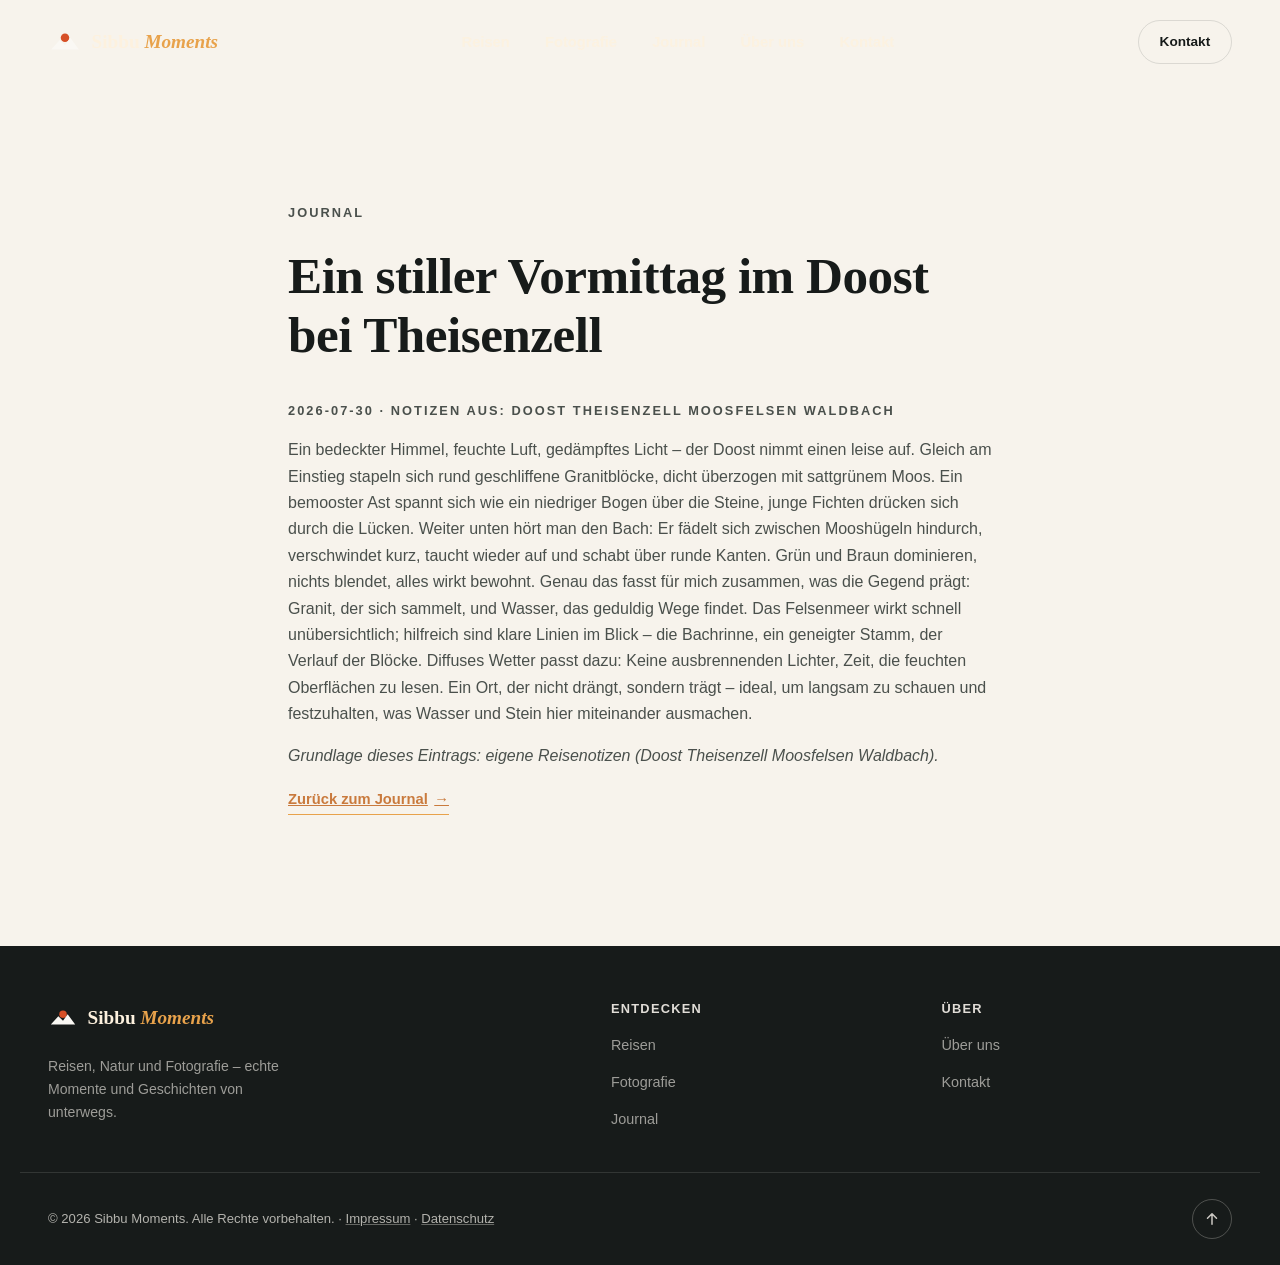
<file: docs/journal/journal-leicht-packen-weit-kommen.html>
<!DOCTYPE html>
<html lang="de">
<head>
  <meta charset="UTF-8">
  <meta name="viewport" content="width=device-width, initial-scale=1.0">
  <title>Ein stiller Vormittag im Doost bei Theisenzell — Sibbu Moments</title>
  <meta name="description" content="Moos auf Granit, ein Bach im Versteck und graues Waldlicht: Der Doost zeigt, wie Wasser Wege findet – leise und geduldig.">
  <meta name="robots" content="index, follow">
  <link rel="canonical" href="https://j6537.github.io/sibbu-moments/journal/journal-leicht-packen-weit-kommen.html">

  <!-- Sicherheit: identisch zu index.html, GitHub Pages liefert keine eigenen HTTP-Header. -->
  <meta http-equiv="Content-Security-Policy" content="default-src 'self'; img-src 'self' data:; style-src 'self'; script-src 'self'; connect-src 'self'; font-src 'self'; base-uri 'self'; form-action 'self'; frame-ancestors 'none'; object-src 'none'">
  <meta name="referrer" content="strict-origin-when-cross-origin">

  <!-- Favicon -->
  <link rel="icon" type="image/svg+xml" href="../assets/favicon.svg">
  <link rel="alternate icon" href="../assets/favicon.svg">

  <link rel="stylesheet" href="../css/style.css">
</head>
<body data-content-src="../data/site-content.json">

  <a class="skip-link" href="#main">Zum Hauptinhalt springen</a>

  <!-- ============ HEADER ============ -->
  <header class="site-header" id="site-header">
    <div class="container header-inner">
      <a href="../index.html" class="brand" aria-label="Sibbu Moments — Startseite">
        <svg class="brand-mark" width="34" height="34" viewBox="0 0 64 64" fill="none" aria-hidden="true">
          <circle cx="32" cy="24" r="8" fill="#d64f26"/>
          <path d="M6 46 L22 28 L32 38 L42 24 L58 46 Z" fill="#faf8f4"/>
        </svg>
        <span class="brand-name">Sibbu <em>Moments</em></span>
      </a>

      <nav class="main-nav" id="main-nav" aria-label="Hauptnavigation">
        <ul>
          <li><a href="../index.html#reisen">Reisen</a></li>
          <li><a href="../index.html#fotografie">Fotografie</a></li>
          <li><a href="../index.html#journal">Journal</a></li>
          <li><a href="../index.html#ueber-uns">Über uns</a></li>
          <li><a href="../index.html#kontakt">Kontakt</a></li>
        </ul>
      </nav>

      <div class="header-actions">
        <a href="../index.html#kontakt" class="btn btn-outline btn-small">Kontakt</a>
        <button class="nav-toggle" id="nav-toggle" aria-label="Menü öffnen" aria-expanded="false" aria-controls="main-nav">
          <span></span><span></span><span></span>
        </button>
      </div>
    </div>
  </header>

  <main id="main">
    <section class="section" id="journal-artikel">
      <div class="container legal-content">
          <p class="eyebrow">Journal</p>
          <h1>Ein stiller Vormittag im Doost bei Theisenzell</h1>
          <p class="eyebrow">2026-07-30 · Notizen aus: Doost Theisenzell Moosfelsen Waldbach</p>
          <p>Ein bedeckter Himmel, feuchte Luft, gedämpftes Licht – der Doost nimmt einen leise auf. Gleich am Einstieg stapeln sich rund geschliffene Granitblöcke, dicht überzogen mit sattgrünem Moos. Ein bemooster Ast spannt sich wie ein niedriger Bogen über die Steine, junge Fichten drücken sich durch die Lücken. Weiter unten hört man den Bach: Er fädelt sich zwischen Mooshügeln hindurch, verschwindet kurz, taucht wieder auf und schabt über runde Kanten. Grün und Braun dominieren, nichts blendet, alles wirkt bewohnt. Genau das fasst für mich zusammen, was die Gegend prägt: Granit, der sich sammelt, und Wasser, das geduldig Wege findet. Das Felsenmeer wirkt schnell unübersichtlich; hilfreich sind klare Linien im Blick – die Bachrinne, ein geneigter Stamm, der Verlauf der Blöcke. Diffuses Wetter passt dazu: Keine ausbrennenden Lichter, Zeit, die feuchten Oberflächen zu lesen. Ein Ort, der nicht drängt, sondern trägt – ideal, um langsam zu schauen und festzuhalten, was Wasser und Stein hier miteinander ausmachen.</p>
          <p><em>Grundlage dieses Eintrags: eigene Reisenotizen (Doost Theisenzell Moosfelsen Waldbach).</em></p>
          <p><a href="../index.html#journal" class="story-link">Zurück zum Journal <span aria-hidden="true">→</span></a></p>
      </div>
    </section>
  </main>

  <!-- ============ FOOTER ============ -->
  <footer class="site-footer">
    <div class="container footer-inner">
      <div class="footer-brand">
        <a href="../index.html" class="brand" aria-label="Sibbu Moments — Startseite">
          <svg class="brand-mark" width="30" height="30" viewBox="0 0 64 64" fill="none" aria-hidden="true">
            <circle cx="32" cy="24" r="8" fill="#d64f26"/>
            <path d="M6 46 L22 28 L32 38 L42 24 L58 46 Z" fill="#faf8f4"/>
          </svg>
          <span class="brand-name">Sibbu <em>Moments</em></span>
        </a>
        <p>Reisen, Natur und Fotografie – echte Momente und Geschichten von unterwegs.</p>
      </div>

      <div class="footer-col">
        <h4>Entdecken</h4>
        <ul>
          <li><a href="../index.html#reisen">Reisen</a></li>
          <li><a href="../index.html#fotografie">Fotografie</a></li>
          <li><a href="../index.html#journal">Journal</a></li>
        </ul>
      </div>

      <div class="footer-col">
        <h4>Über</h4>
        <ul>
          <li><a href="../index.html#ueber-uns">Über uns</a></li>
          <li><a href="../index.html#kontakt">Kontakt</a></li>
        </ul>
      </div>
    </div>

    <div class="container footer-bottom">
      <p>© <span id="year"></span> Sibbu Moments. Alle Rechte vorbehalten. · <a href="../impressum.html">Impressum</a> · <a href="../datenschutz.html">Datenschutz</a></p>
      <button class="back-to-top" id="back-to-top" aria-label="Nach oben scrollen">
        <svg width="18" height="18" viewBox="0 0 24 24" fill="none"><path d="M12 19V5m0 0-6 6m6-6 6 6" stroke="currentColor" stroke-width="2" stroke-linecap="round" stroke-linejoin="round"/></svg>
      </button>
    </div>
  </footer>

  <script src="../js/script.js"></script>
</body>
</html>
</file>
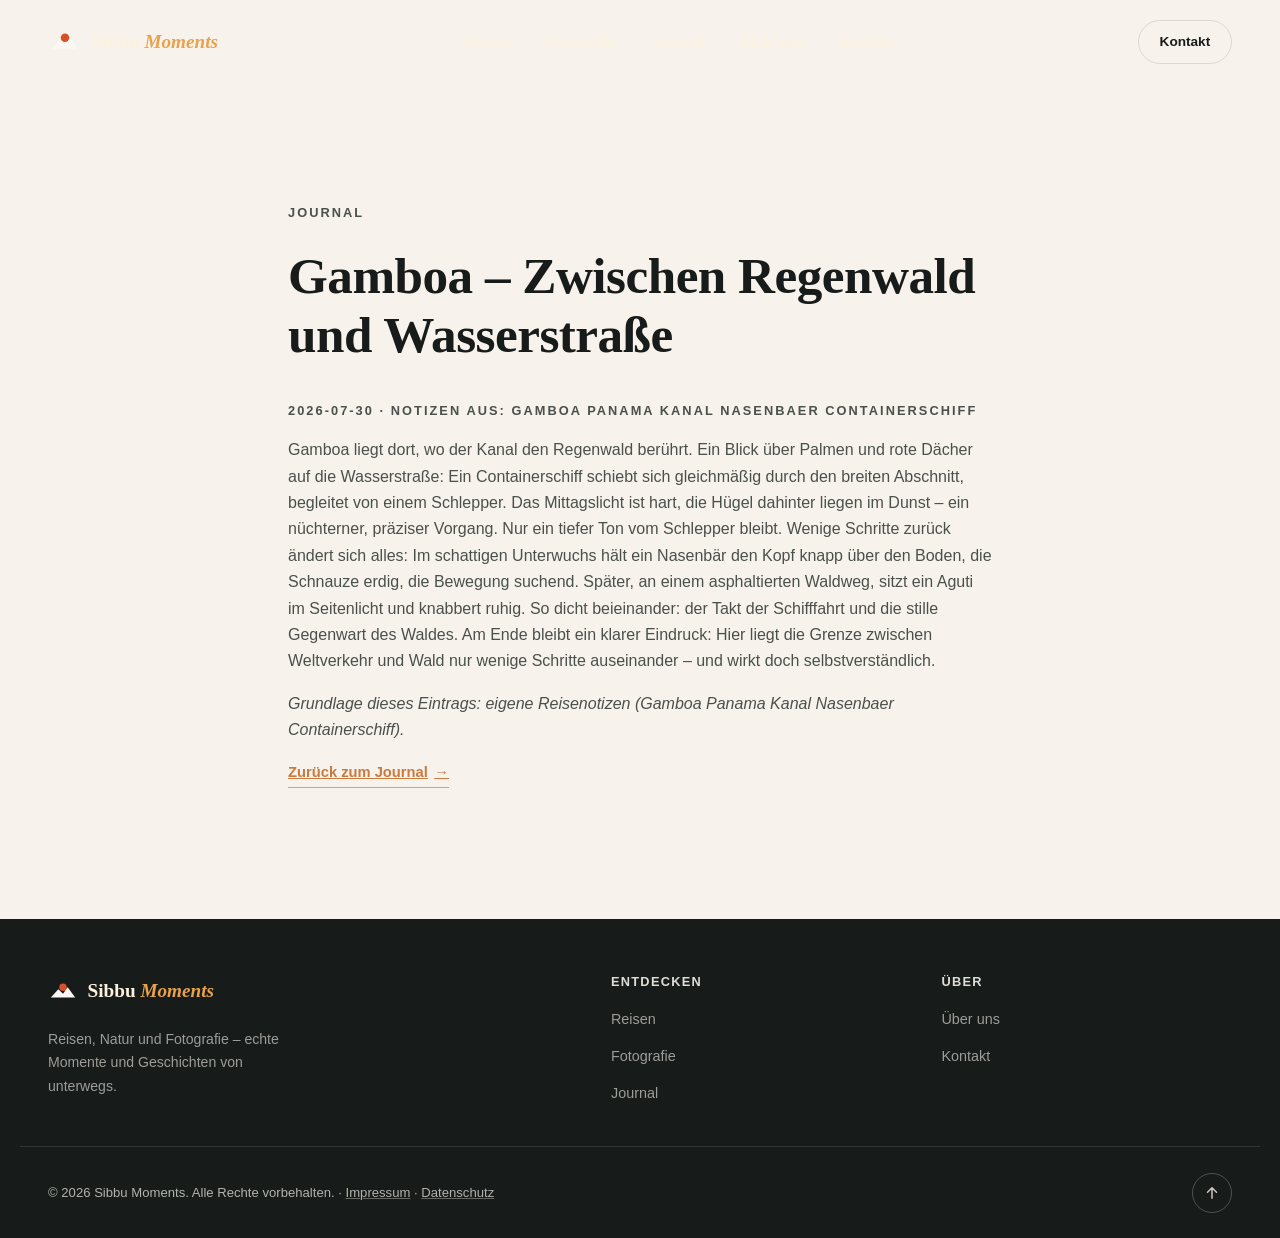
<file: docs/journal/journal-licht-das-man-nicht-planen-kann.html>
<!DOCTYPE html>
<html lang="de">
<head>
  <meta charset="UTF-8">
  <meta name="viewport" content="width=device-width, initial-scale=1.0">
  <title>Gamboa – Zwischen Regenwald und Wasserstraße — Sibbu Moments</title>
  <meta name="description" content="Frachter mit Schlepper am Kanal, ein Nasenbär im Laub, später ein Aguti im Sprenkellicht: Gamboa zeigt zwei Welten auf wenigen Schritten.">
  <meta name="robots" content="index, follow">
  <link rel="canonical" href="https://j6537.github.io/sibbu-moments/journal/journal-licht-das-man-nicht-planen-kann.html">

  <!-- Sicherheit: identisch zu index.html, GitHub Pages liefert keine eigenen HTTP-Header. -->
  <meta http-equiv="Content-Security-Policy" content="default-src 'self'; img-src 'self' data:; style-src 'self'; script-src 'self'; connect-src 'self'; font-src 'self'; base-uri 'self'; form-action 'self'; frame-ancestors 'none'; object-src 'none'">
  <meta name="referrer" content="strict-origin-when-cross-origin">

  <!-- Favicon -->
  <link rel="icon" type="image/svg+xml" href="../assets/favicon.svg">
  <link rel="alternate icon" href="../assets/favicon.svg">

  <link rel="stylesheet" href="../css/style.css">
</head>
<body data-content-src="../data/site-content.json">

  <a class="skip-link" href="#main">Zum Hauptinhalt springen</a>

  <!-- ============ HEADER ============ -->
  <header class="site-header" id="site-header">
    <div class="container header-inner">
      <a href="../index.html" class="brand" aria-label="Sibbu Moments — Startseite">
        <svg class="brand-mark" width="34" height="34" viewBox="0 0 64 64" fill="none" aria-hidden="true">
          <circle cx="32" cy="24" r="8" fill="#d64f26"/>
          <path d="M6 46 L22 28 L32 38 L42 24 L58 46 Z" fill="#faf8f4"/>
        </svg>
        <span class="brand-name">Sibbu <em>Moments</em></span>
      </a>

      <nav class="main-nav" id="main-nav" aria-label="Hauptnavigation">
        <ul>
          <li><a href="../index.html#reisen">Reisen</a></li>
          <li><a href="../index.html#fotografie">Fotografie</a></li>
          <li><a href="../index.html#journal">Journal</a></li>
          <li><a href="../index.html#ueber-uns">Über uns</a></li>
          <li><a href="../index.html#kontakt">Kontakt</a></li>
        </ul>
      </nav>

      <div class="header-actions">
        <a href="../index.html#kontakt" class="btn btn-outline btn-small">Kontakt</a>
        <button class="nav-toggle" id="nav-toggle" aria-label="Menü öffnen" aria-expanded="false" aria-controls="main-nav">
          <span></span><span></span><span></span>
        </button>
      </div>
    </div>
  </header>

  <main id="main">
    <section class="section" id="journal-artikel">
      <div class="container legal-content">
          <p class="eyebrow">Journal</p>
          <h1>Gamboa – Zwischen Regenwald und Wasserstraße</h1>
          <p class="eyebrow">2026-07-30 · Notizen aus: Gamboa Panama Kanal Nasenbaer Containerschiff</p>
          <p>Gamboa liegt dort, wo der Kanal den Regenwald berührt. Ein Blick über Palmen und rote Dächer auf die Wasserstraße: Ein Containerschiff schiebt sich gleichmäßig durch den breiten Abschnitt, begleitet von einem Schlepper. Das Mittagslicht ist hart, die Hügel dahinter liegen im Dunst – ein nüchterner, präziser Vorgang. Nur ein tiefer Ton vom Schlepper bleibt. Wenige Schritte zurück ändert sich alles: Im schattigen Unterwuchs hält ein Nasenbär den Kopf knapp über den Boden, die Schnauze erdig, die Bewegung suchend. Später, an einem asphaltierten Waldweg, sitzt ein Aguti im Seitenlicht und knabbert ruhig. So dicht beieinander: der Takt der Schifffahrt und die stille Gegenwart des Waldes. Am Ende bleibt ein klarer Eindruck: Hier liegt die Grenze zwischen Weltverkehr und Wald nur wenige Schritte auseinander – und wirkt doch selbstverständlich.</p>
          <p><em>Grundlage dieses Eintrags: eigene Reisenotizen (Gamboa Panama Kanal Nasenbaer Containerschiff).</em></p>
          <p><a href="../index.html#journal" class="story-link">Zurück zum Journal <span aria-hidden="true">→</span></a></p>
      </div>
    </section>
  </main>

  <!-- ============ FOOTER ============ -->
  <footer class="site-footer">
    <div class="container footer-inner">
      <div class="footer-brand">
        <a href="../index.html" class="brand" aria-label="Sibbu Moments — Startseite">
          <svg class="brand-mark" width="30" height="30" viewBox="0 0 64 64" fill="none" aria-hidden="true">
            <circle cx="32" cy="24" r="8" fill="#d64f26"/>
            <path d="M6 46 L22 28 L32 38 L42 24 L58 46 Z" fill="#faf8f4"/>
          </svg>
          <span class="brand-name">Sibbu <em>Moments</em></span>
        </a>
        <p>Reisen, Natur und Fotografie – echte Momente und Geschichten von unterwegs.</p>
      </div>

      <div class="footer-col">
        <h4>Entdecken</h4>
        <ul>
          <li><a href="../index.html#reisen">Reisen</a></li>
          <li><a href="../index.html#fotografie">Fotografie</a></li>
          <li><a href="../index.html#journal">Journal</a></li>
        </ul>
      </div>

      <div class="footer-col">
        <h4>Über</h4>
        <ul>
          <li><a href="../index.html#ueber-uns">Über uns</a></li>
          <li><a href="../index.html#kontakt">Kontakt</a></li>
        </ul>
      </div>
    </div>

    <div class="container footer-bottom">
      <p>© <span id="year"></span> Sibbu Moments. Alle Rechte vorbehalten. · <a href="../impressum.html">Impressum</a> · <a href="../datenschutz.html">Datenschutz</a></p>
      <button class="back-to-top" id="back-to-top" aria-label="Nach oben scrollen">
        <svg width="18" height="18" viewBox="0 0 24 24" fill="none"><path d="M12 19V5m0 0-6 6m6-6 6 6" stroke="currentColor" stroke-width="2" stroke-linecap="round" stroke-linejoin="round"/></svg>
      </button>
    </div>
  </footer>

  <script src="../js/script.js"></script>
</body>
</html>
</file>
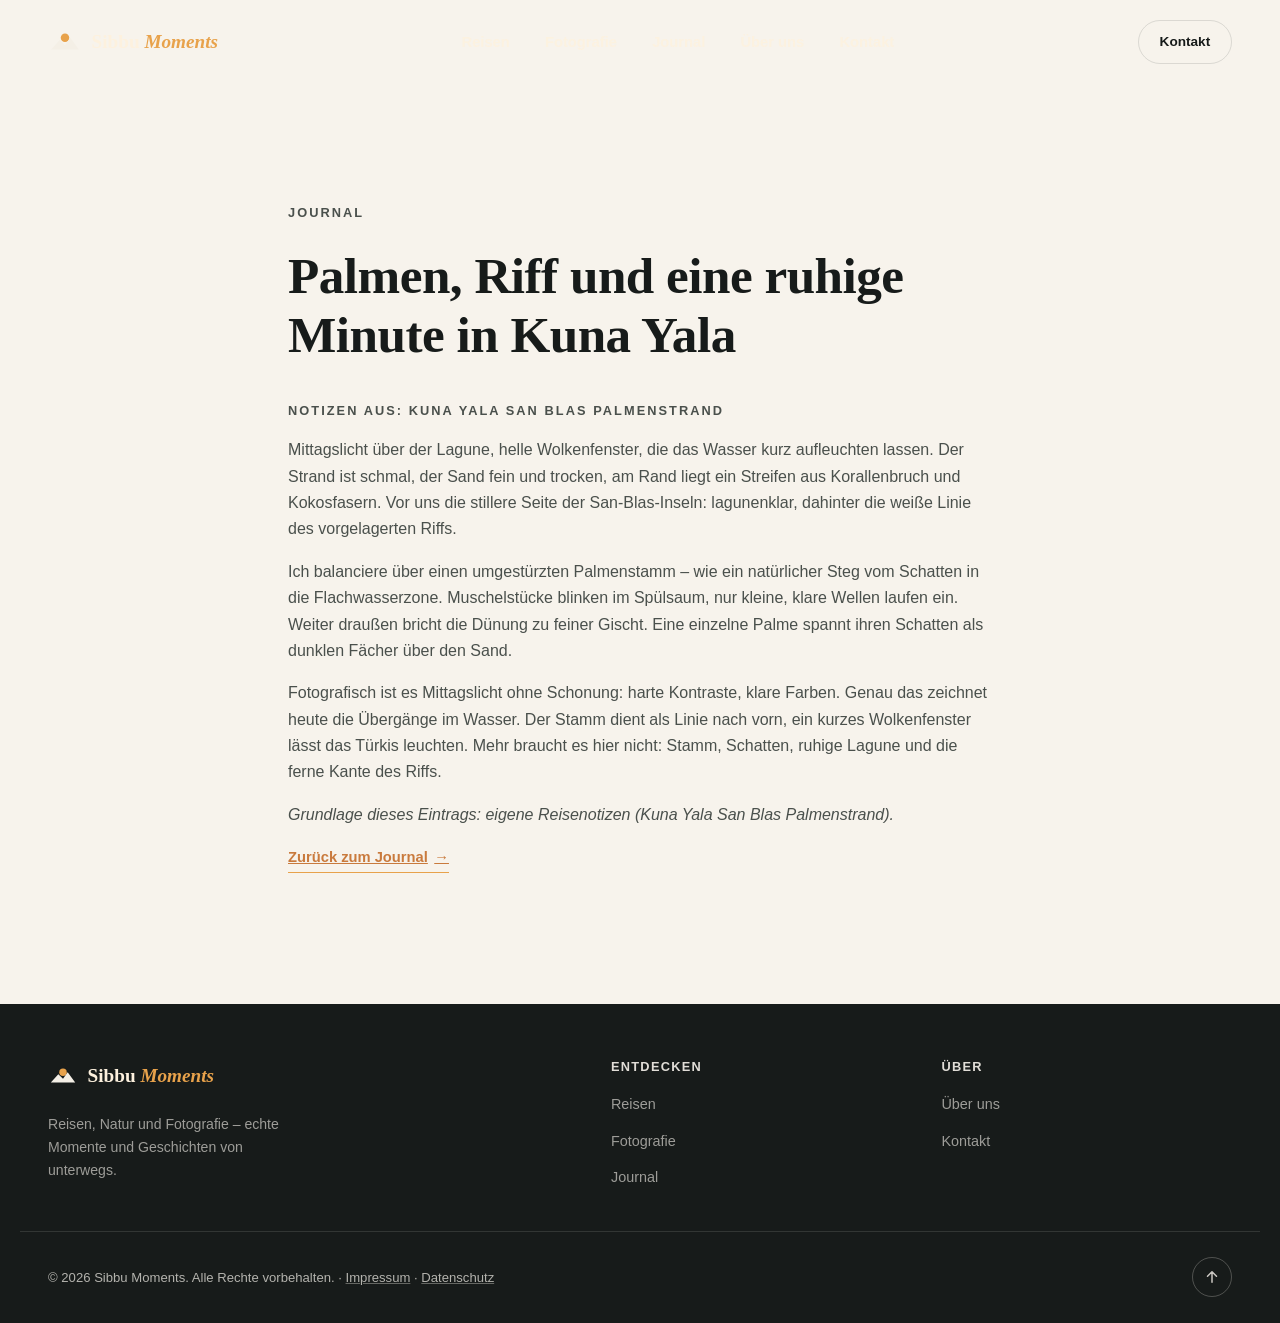
<file: docs/journal/journal-palmen-riff-und-eine-ruhige-minute-in-kuna-yala.html>
<!DOCTYPE html>
<html lang="de">
<head>
  <meta charset="UTF-8">
  <meta name="viewport" content="width=device-width, initial-scale=1.0">
  <title>Palmen, Riff und eine ruhige Minute in Kuna Yala — Sibbu Moments</title>
  <meta name="description" content="Ein Palmenstamm als Steg, stille Lagune und ferne Rifflinie – San Blas zeigt, wie Mittagslicht Kanten und Türkistöne zeichnet.">
  <meta name="robots" content="index, follow">
  <link rel="canonical" href="https://j6537.github.io/sibbu-moments/journal/journal-palmen-riff-und-eine-ruhige-minute-in-kuna-yala.html">

  <!-- Sicherheit: identisch zu index.html, GitHub Pages liefert keine eigenen HTTP-Header. -->
  <meta http-equiv="Content-Security-Policy" content="default-src 'self'; img-src 'self' data:; style-src 'self'; script-src 'self'; connect-src 'self'; font-src 'self'; base-uri 'self'; form-action 'self'; frame-ancestors 'none'; object-src 'none'">
  <meta name="referrer" content="strict-origin-when-cross-origin">

  <!-- Favicon -->
  <link rel="icon" type="image/svg+xml" href="../assets/favicon.svg">
  <link rel="alternate icon" href="../assets/favicon.svg">

  <link rel="stylesheet" href="../css/style.css">
</head>
<body data-content-src="../data/site-content.json">

  <a class="skip-link" href="#main">Zum Hauptinhalt springen</a>

  <!-- ============ HEADER ============ -->
  <header class="site-header" id="site-header">
    <div class="container header-inner">
      <a href="../index.html" class="brand" aria-label="Sibbu Moments — Startseite">
        <svg class="brand-mark" width="34" height="34" viewBox="0 0 64 64" fill="none" aria-hidden="true">
          <circle cx="32" cy="24" r="8" fill="#E8A24B"/>
          <path d="M6 46 L22 28 L32 38 L42 24 L58 46 Z" fill="#F4EFE6"/>
        </svg>
        <span class="brand-name">Sibbu <em>Moments</em></span>
      </a>

      <nav class="main-nav" id="main-nav" aria-label="Hauptnavigation">
        <ul>
          <li><a href="../index.html#reisen">Reisen</a></li>
          <li><a href="../index.html#fotografie">Fotografie</a></li>
          <li><a href="../index.html#journal">Journal</a></li>
          <li><a href="../index.html#ueber-uns">Über uns</a></li>
          <li><a href="../index.html#kontakt">Kontakt</a></li>
        </ul>
      </nav>

      <div class="header-actions">
        <a href="../index.html#kontakt" class="btn btn-outline btn-small">Kontakt</a>
        <button class="nav-toggle" id="nav-toggle" aria-label="Menü öffnen" aria-expanded="false" aria-controls="main-nav">
          <span></span><span></span><span></span>
        </button>
      </div>
    </div>
  </header>

  <main id="main">
    <section class="section" id="journal-artikel">
      <div class="container legal-content">
          <p class="eyebrow">Journal</p>
          <h1>Palmen, Riff und eine ruhige Minute in Kuna Yala</h1>
          <p class="eyebrow">Notizen aus: Kuna Yala San Blas Palmenstrand</p>
          <p>Mittagslicht über der Lagune, helle Wolkenfenster, die das Wasser kurz aufleuchten lassen. Der Strand ist schmal, der Sand fein und trocken, am Rand liegt ein Streifen aus Korallenbruch und Kokosfasern. Vor uns die stillere Seite der San‑Blas‑Inseln: lagunenklar, dahinter die weiße Linie des vorgelagerten Riffs.</p>
          <p>Ich balanciere über einen umgestürzten Palmenstamm – wie ein natürlicher Steg vom Schatten in die Flachwasserzone. Muschelstücke blinken im Spülsaum, nur kleine, klare Wellen laufen ein. Weiter draußen bricht die Dünung zu feiner Gischt. Eine einzelne Palme spannt ihren Schatten als dunklen Fächer über den Sand.</p>
          <p>Fotografisch ist es Mittagslicht ohne Schonung: harte Kontraste, klare Farben. Genau das zeichnet heute die Übergänge im Wasser. Der Stamm dient als Linie nach vorn, ein kurzes Wolkenfenster lässt das Türkis leuchten. Mehr braucht es hier nicht: Stamm, Schatten, ruhige Lagune und die ferne Kante des Riffs.</p>
          <p><em>Grundlage dieses Eintrags: eigene Reisenotizen (Kuna Yala San Blas Palmenstrand).</em></p>
          <p><a href="../index.html#journal" class="story-link">Zurück zum Journal <span aria-hidden="true">→</span></a></p>
      </div>
    </section>
  </main>

  <!-- ============ FOOTER ============ -->
  <footer class="site-footer">
    <div class="container footer-inner">
      <div class="footer-brand">
        <a href="../index.html" class="brand" aria-label="Sibbu Moments — Startseite">
          <svg class="brand-mark" width="30" height="30" viewBox="0 0 64 64" fill="none" aria-hidden="true">
            <circle cx="32" cy="24" r="8" fill="#E8A24B"/>
            <path d="M6 46 L22 28 L32 38 L42 24 L58 46 Z" fill="#F4EFE6"/>
          </svg>
          <span class="brand-name">Sibbu <em>Moments</em></span>
        </a>
        <p>Reisen, Natur und Fotografie – echte Momente und Geschichten von unterwegs.</p>
      </div>

      <div class="footer-col">
        <h4>Entdecken</h4>
        <ul>
          <li><a href="../index.html#reisen">Reisen</a></li>
          <li><a href="../index.html#fotografie">Fotografie</a></li>
          <li><a href="../index.html#journal">Journal</a></li>
        </ul>
      </div>

      <div class="footer-col">
        <h4>Über</h4>
        <ul>
          <li><a href="../index.html#ueber-uns">Über uns</a></li>
          <li><a href="../index.html#kontakt">Kontakt</a></li>
        </ul>
      </div>
    </div>

    <div class="container footer-bottom">
      <p>© <span id="year"></span> Sibbu Moments. Alle Rechte vorbehalten. · <a href="../impressum.html">Impressum</a> · <a href="../datenschutz.html">Datenschutz</a></p>
      <button class="back-to-top" id="back-to-top" aria-label="Nach oben scrollen">
        <svg width="18" height="18" viewBox="0 0 24 24" fill="none"><path d="M12 19V5m0 0-6 6m6-6 6 6" stroke="currentColor" stroke-width="2" stroke-linecap="round" stroke-linejoin="round"/></svg>
      </button>
    </div>
  </footer>

  <script src="../js/script.js"></script>
</body>
</html>
</file>
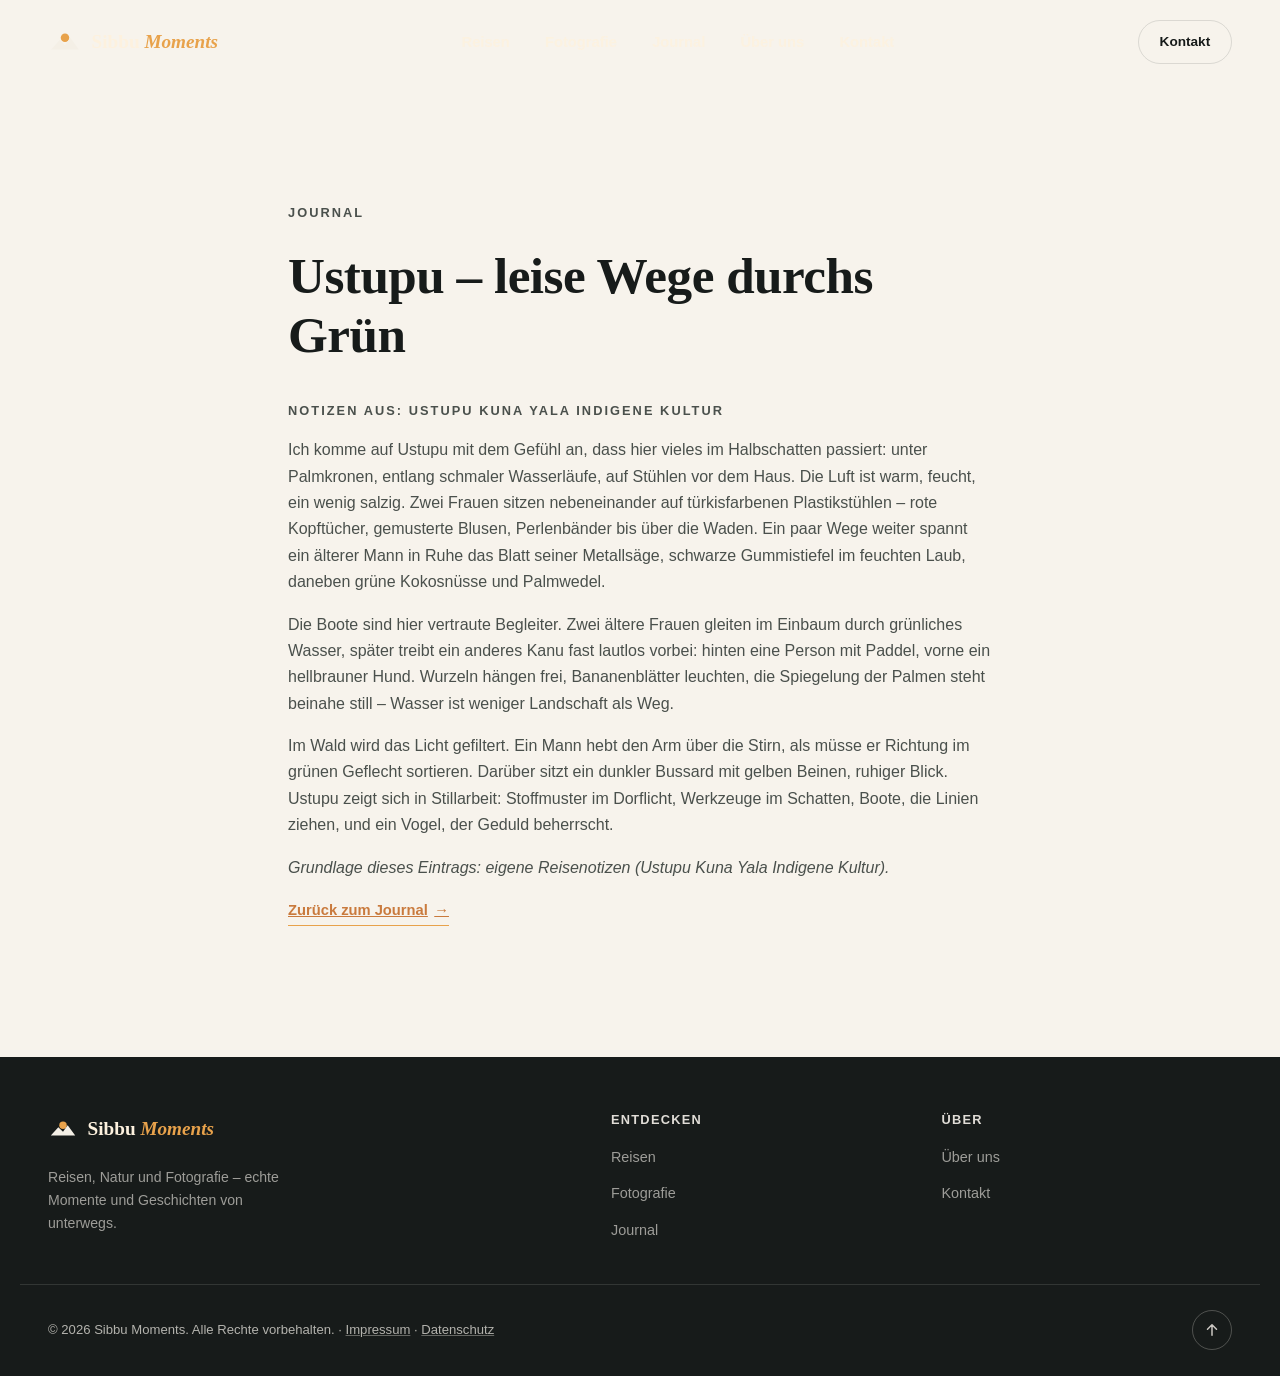
<file: docs/journal/journal-ustupu-leise-wege-durchs-gr-n-2.html>
<!DOCTYPE html>
<html lang="de">
<head>
  <meta charset="UTF-8">
  <meta name="viewport" content="width=device-width, initial-scale=1.0">
  <title>Ustupu – leise Wege durchs Grün — Sibbu Moments</title>
  <meta name="description" content="Molas im Dorflicht, Boote als Wege und ein schwarzer Bussard im Blätterdach – Ustupu erzählt leise von Alltag, Rhythmus und Geduld.">
  <meta name="robots" content="index, follow">
  <link rel="canonical" href="https://j6537.github.io/sibbu-moments/journal/journal-ustupu-leise-wege-durchs-gr-n-2.html">

  <!-- Sicherheit: identisch zu index.html, GitHub Pages liefert keine eigenen HTTP-Header. -->
  <meta http-equiv="Content-Security-Policy" content="default-src 'self'; img-src 'self' data:; style-src 'self'; script-src 'self'; connect-src 'self'; font-src 'self'; base-uri 'self'; form-action 'self'; frame-ancestors 'none'; object-src 'none'">
  <meta name="referrer" content="strict-origin-when-cross-origin">

  <!-- Favicon -->
  <link rel="icon" type="image/svg+xml" href="../assets/favicon.svg">
  <link rel="alternate icon" href="../assets/favicon.svg">

  <link rel="stylesheet" href="../css/style.css">
</head>
<body data-content-src="../data/site-content.json">

  <a class="skip-link" href="#main">Zum Hauptinhalt springen</a>

  <!-- ============ HEADER ============ -->
  <header class="site-header" id="site-header">
    <div class="container header-inner">
      <a href="../index.html" class="brand" aria-label="Sibbu Moments — Startseite">
        <svg class="brand-mark" width="34" height="34" viewBox="0 0 64 64" fill="none" aria-hidden="true">
          <circle cx="32" cy="24" r="8" fill="#E8A24B"/>
          <path d="M6 46 L22 28 L32 38 L42 24 L58 46 Z" fill="#F4EFE6"/>
        </svg>
        <span class="brand-name">Sibbu <em>Moments</em></span>
      </a>

      <nav class="main-nav" id="main-nav" aria-label="Hauptnavigation">
        <ul>
          <li><a href="../index.html#reisen">Reisen</a></li>
          <li><a href="../index.html#fotografie">Fotografie</a></li>
          <li><a href="../index.html#journal">Journal</a></li>
          <li><a href="../index.html#ueber-uns">Über uns</a></li>
          <li><a href="../index.html#kontakt">Kontakt</a></li>
        </ul>
      </nav>

      <div class="header-actions">
        <a href="../index.html#kontakt" class="btn btn-outline btn-small">Kontakt</a>
        <button class="nav-toggle" id="nav-toggle" aria-label="Menü öffnen" aria-expanded="false" aria-controls="main-nav">
          <span></span><span></span><span></span>
        </button>
      </div>
    </div>
  </header>

  <main id="main">
    <section class="section" id="journal-artikel">
      <div class="container legal-content">
          <p class="eyebrow">Journal</p>
          <h1>Ustupu – leise Wege durchs Grün</h1>
          <p class="eyebrow">Notizen aus: Ustupu Kuna Yala Indigene Kultur</p>
          <p>Ich komme auf Ustupu mit dem Gefühl an, dass hier vieles im Halbschatten passiert: unter Palmkronen, entlang schmaler Wasserläufe, auf Stühlen vor dem Haus. Die Luft ist warm, feucht, ein wenig salzig. Zwei Frauen sitzen nebeneinander auf türkisfarbenen Plastikstühlen – rote Kopftücher, gemusterte Blusen, Perlenbänder bis über die Waden. Ein paar Wege weiter spannt ein älterer Mann in Ruhe das Blatt seiner Metallsäge, schwarze Gummistiefel im feuchten Laub, daneben grüne Kokosnüsse und Palmwedel.</p>
          <p>Die Boote sind hier vertraute Begleiter. Zwei ältere Frauen gleiten im Einbaum durch grünliches Wasser, später treibt ein anderes Kanu fast lautlos vorbei: hinten eine Person mit Paddel, vorne ein hellbrauner Hund. Wurzeln hängen frei, Bananenblätter leuchten, die Spiegelung der Palmen steht beinahe still – Wasser ist weniger Landschaft als Weg.</p>
          <p>Im Wald wird das Licht gefiltert. Ein Mann hebt den Arm über die Stirn, als müsse er Richtung im grünen Geflecht sortieren. Darüber sitzt ein dunkler Bussard mit gelben Beinen, ruhiger Blick. Ustupu zeigt sich in Stillarbeit: Stoffmuster im Dorflicht, Werkzeuge im Schatten, Boote, die Linien ziehen, und ein Vogel, der Geduld beherrscht.</p>
          <p><em>Grundlage dieses Eintrags: eigene Reisenotizen (Ustupu Kuna Yala Indigene Kultur).</em></p>
          <p><a href="../index.html#journal" class="story-link">Zurück zum Journal <span aria-hidden="true">→</span></a></p>
      </div>
    </section>
  </main>

  <!-- ============ FOOTER ============ -->
  <footer class="site-footer">
    <div class="container footer-inner">
      <div class="footer-brand">
        <a href="../index.html" class="brand" aria-label="Sibbu Moments — Startseite">
          <svg class="brand-mark" width="30" height="30" viewBox="0 0 64 64" fill="none" aria-hidden="true">
            <circle cx="32" cy="24" r="8" fill="#E8A24B"/>
            <path d="M6 46 L22 28 L32 38 L42 24 L58 46 Z" fill="#F4EFE6"/>
          </svg>
          <span class="brand-name">Sibbu <em>Moments</em></span>
        </a>
        <p>Reisen, Natur und Fotografie – echte Momente und Geschichten von unterwegs.</p>
      </div>

      <div class="footer-col">
        <h4>Entdecken</h4>
        <ul>
          <li><a href="../index.html#reisen">Reisen</a></li>
          <li><a href="../index.html#fotografie">Fotografie</a></li>
          <li><a href="../index.html#journal">Journal</a></li>
        </ul>
      </div>

      <div class="footer-col">
        <h4>Über</h4>
        <ul>
          <li><a href="../index.html#ueber-uns">Über uns</a></li>
          <li><a href="../index.html#kontakt">Kontakt</a></li>
        </ul>
      </div>
    </div>

    <div class="container footer-bottom">
      <p>© <span id="year"></span> Sibbu Moments. Alle Rechte vorbehalten. · <a href="../impressum.html">Impressum</a> · <a href="../datenschutz.html">Datenschutz</a></p>
      <button class="back-to-top" id="back-to-top" aria-label="Nach oben scrollen">
        <svg width="18" height="18" viewBox="0 0 24 24" fill="none"><path d="M12 19V5m0 0-6 6m6-6 6 6" stroke="currentColor" stroke-width="2" stroke-linecap="round" stroke-linejoin="round"/></svg>
      </button>
    </div>
  </footer>

  <script src="../js/script.js"></script>
</body>
</html>
</file>
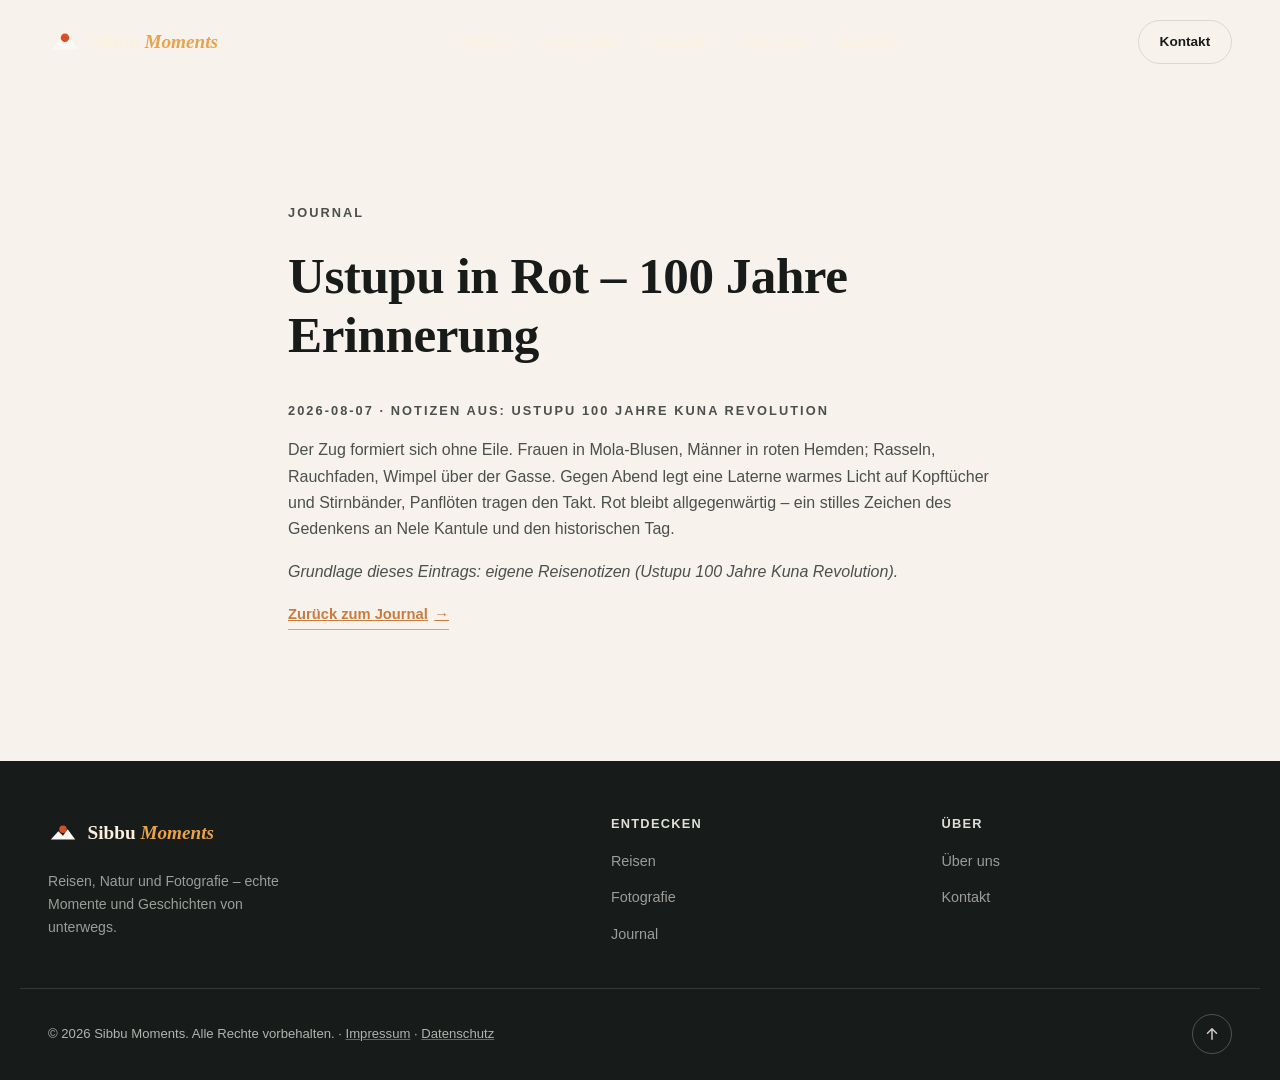
<file: docs/journal/journal-wie-eine-reise-zur-geschichte-wird.html>
<!DOCTYPE html>
<html lang="de">
<head>
  <meta charset="UTF-8">
  <meta name="viewport" content="width=device-width, initial-scale=1.0">
  <title>Ustupu in Rot – 100 Jahre Erinnerung — Sibbu Moments</title>
  <meta name="description" content="Molas, rote Hemden und Panflöten: Ein Dorf erinnert leise an die Kuna‑Revolution – Farbe als sichtbares Gedenkzeichen.">
  <meta name="robots" content="index, follow">
  <link rel="canonical" href="https://j6537.github.io/sibbu-moments/journal/journal-wie-eine-reise-zur-geschichte-wird.html">

  <!-- Sicherheit: identisch zu index.html, GitHub Pages liefert keine eigenen HTTP-Header. -->
  <meta http-equiv="Content-Security-Policy" content="default-src 'self'; img-src 'self' data:; style-src 'self'; script-src 'self'; connect-src 'self'; font-src 'self'; base-uri 'self'; form-action 'self'; frame-ancestors 'none'; object-src 'none'">
  <meta name="referrer" content="strict-origin-when-cross-origin">

  <!-- Favicon -->
  <link rel="icon" type="image/svg+xml" href="../assets/favicon.svg">
  <link rel="alternate icon" href="../assets/favicon.svg">

  <link rel="stylesheet" href="../css/style.css">
</head>
<body data-content-src="../data/site-content.json">

  <a class="skip-link" href="#main">Zum Hauptinhalt springen</a>

  <!-- ============ HEADER ============ -->
  <header class="site-header" id="site-header">
    <div class="container header-inner">
      <a href="../index.html" class="brand" aria-label="Sibbu Moments — Startseite">
        <svg class="brand-mark" width="34" height="34" viewBox="0 0 64 64" fill="none" aria-hidden="true">
          <circle cx="32" cy="24" r="8" fill="#d64f26"/>
          <path d="M6 46 L22 28 L32 38 L42 24 L58 46 Z" fill="#faf8f4"/>
        </svg>
        <span class="brand-name">Sibbu <em>Moments</em></span>
      </a>

      <nav class="main-nav" id="main-nav" aria-label="Hauptnavigation">
        <ul>
          <li><a href="../index.html#reisen">Reisen</a></li>
          <li><a href="../index.html#fotografie">Fotografie</a></li>
          <li><a href="../index.html#journal">Journal</a></li>
          <li><a href="../index.html#ueber-uns">Über uns</a></li>
          <li><a href="../index.html#kontakt">Kontakt</a></li>
        </ul>
      </nav>

      <div class="header-actions">
        <a href="../index.html#kontakt" class="btn btn-outline btn-small">Kontakt</a>
        <button class="nav-toggle" id="nav-toggle" aria-label="Menü öffnen" aria-expanded="false" aria-controls="main-nav">
          <span></span><span></span><span></span>
        </button>
      </div>
    </div>
  </header>

  <main id="main">
    <section class="section" id="journal-artikel">
      <div class="container legal-content">
          <p class="eyebrow">Journal</p>
          <h1>Ustupu in Rot – 100 Jahre Erinnerung</h1>
          <p class="eyebrow">2026-08-07 · Notizen aus: Ustupu 100 Jahre Kuna Revolution</p>
          <p>Der Zug formiert sich ohne Eile. Frauen in Mola‑Blusen, Männer in roten Hemden; Rasseln, Rauchfaden, Wimpel über der Gasse. Gegen Abend legt eine Laterne warmes Licht auf Kopftücher und Stirnbänder, Panflöten tragen den Takt. Rot bleibt allgegenwärtig – ein stilles Zeichen des Gedenkens an Nele Kantule und den historischen Tag.</p>
          <p><em>Grundlage dieses Eintrags: eigene Reisenotizen (Ustupu 100 Jahre Kuna Revolution).</em></p>
          <p><a href="../index.html#journal" class="story-link">Zurück zum Journal <span aria-hidden="true">→</span></a></p>
      </div>
    </section>
  </main>

  <!-- ============ FOOTER ============ -->
  <footer class="site-footer">
    <div class="container footer-inner">
      <div class="footer-brand">
        <a href="../index.html" class="brand" aria-label="Sibbu Moments — Startseite">
          <svg class="brand-mark" width="30" height="30" viewBox="0 0 64 64" fill="none" aria-hidden="true">
            <circle cx="32" cy="24" r="8" fill="#d64f26"/>
            <path d="M6 46 L22 28 L32 38 L42 24 L58 46 Z" fill="#faf8f4"/>
          </svg>
          <span class="brand-name">Sibbu <em>Moments</em></span>
        </a>
        <p>Reisen, Natur und Fotografie – echte Momente und Geschichten von unterwegs.</p>
      </div>

      <div class="footer-col">
        <h4>Entdecken</h4>
        <ul>
          <li><a href="../index.html#reisen">Reisen</a></li>
          <li><a href="../index.html#fotografie">Fotografie</a></li>
          <li><a href="../index.html#journal">Journal</a></li>
        </ul>
      </div>

      <div class="footer-col">
        <h4>Über</h4>
        <ul>
          <li><a href="../index.html#ueber-uns">Über uns</a></li>
          <li><a href="../index.html#kontakt">Kontakt</a></li>
        </ul>
      </div>
    </div>

    <div class="container footer-bottom">
      <p>© <span id="year"></span> Sibbu Moments. Alle Rechte vorbehalten. · <a href="../impressum.html">Impressum</a> · <a href="../datenschutz.html">Datenschutz</a></p>
      <button class="back-to-top" id="back-to-top" aria-label="Nach oben scrollen">
        <svg width="18" height="18" viewBox="0 0 24 24" fill="none"><path d="M12 19V5m0 0-6 6m6-6 6 6" stroke="currentColor" stroke-width="2" stroke-linecap="round" stroke-linejoin="round"/></svg>
      </button>
    </div>
  </footer>

  <script src="../js/script.js"></script>
</body>
</html>
</file>
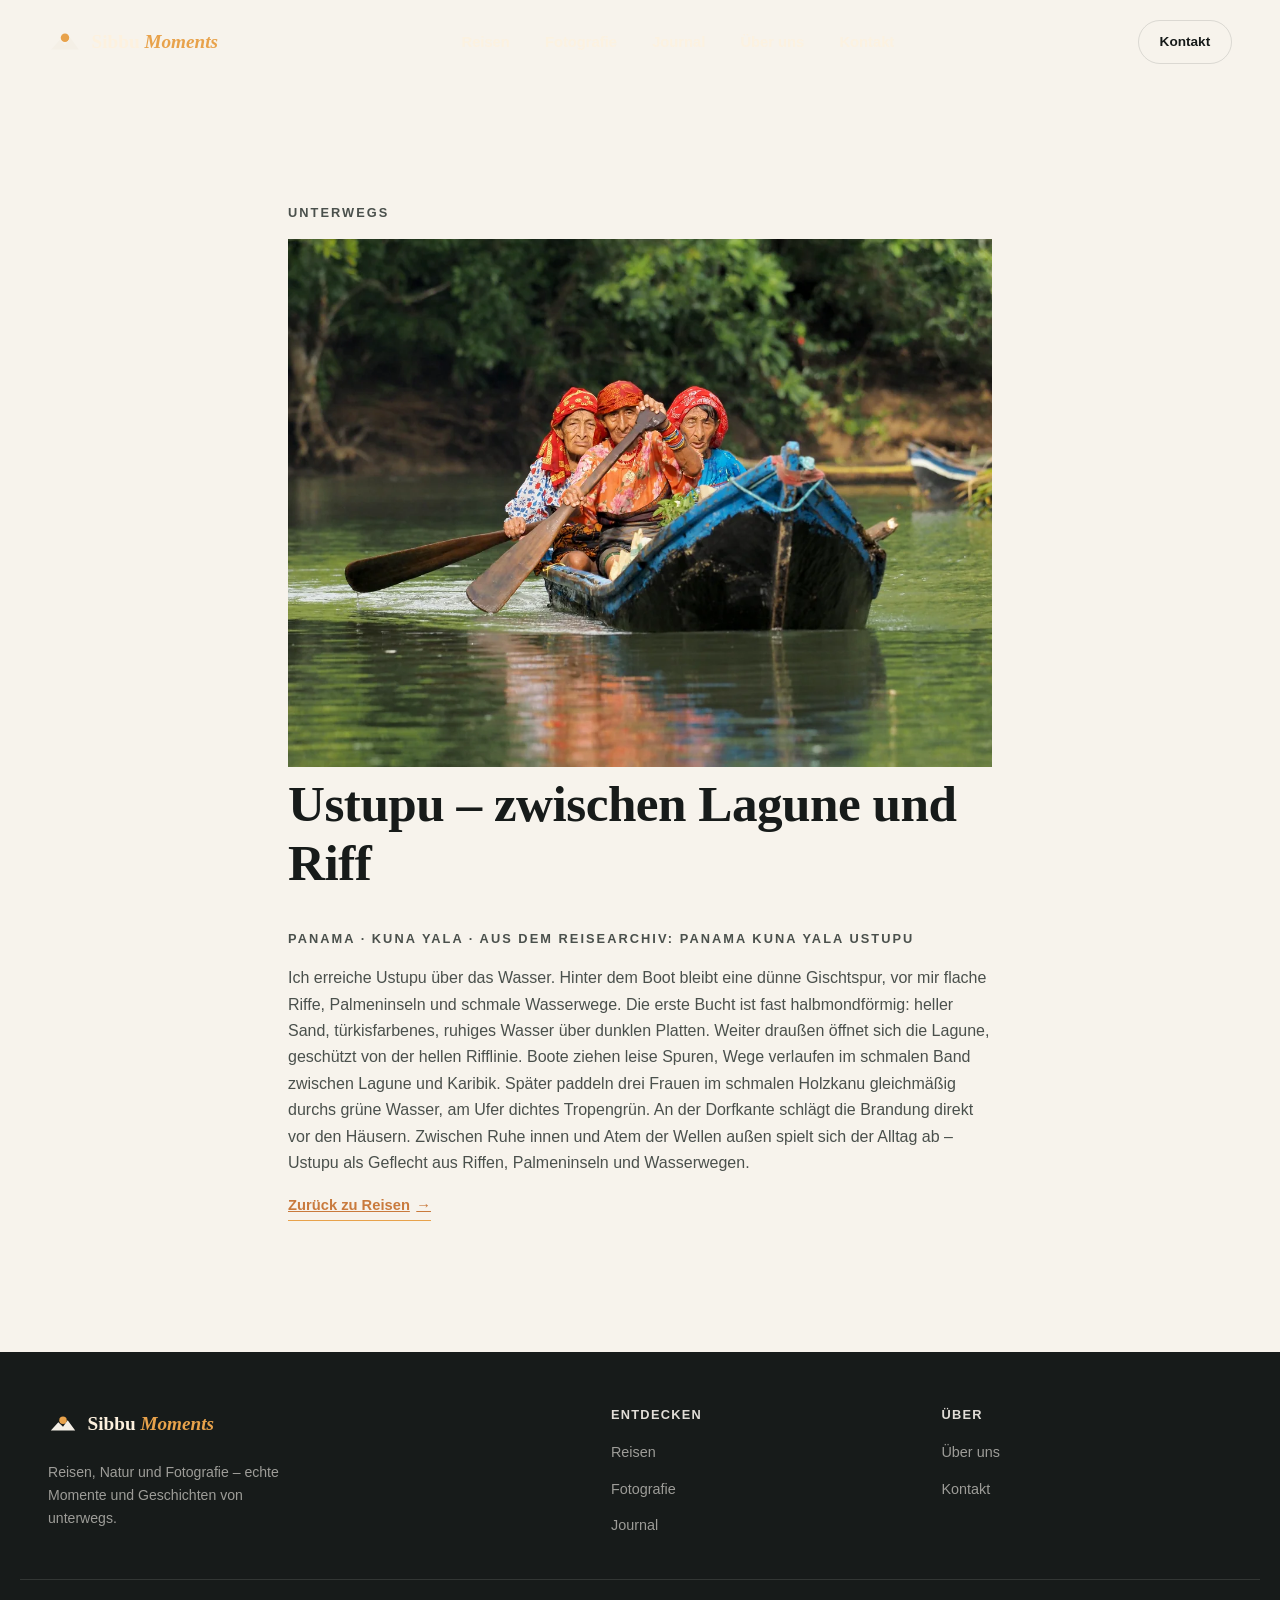
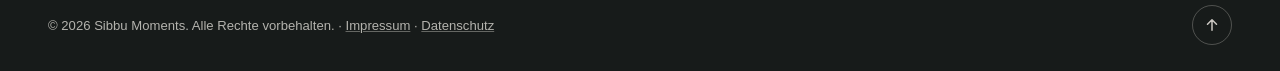
<file: docs/reisen/reisen-panama-kuna-yala-ustupu.html>
<!DOCTYPE html>
<html lang="de">
<head>
  <meta charset="UTF-8">
  <meta name="viewport" content="width=device-width, initial-scale=1.0">
  <title>Ustupu – zwischen Lagune und Riff — Sibbu Moments</title>
  <meta name="description" content="Halbmondbuchten, Palmeninseln und Alltagswege im Kanu – Leben im schmalen Band zwischen ruhiger Lagune und offener Karibik.">
  <meta name="robots" content="index, follow">
  <link rel="canonical" href="https://j6537.github.io/sibbu-moments/reisen/reisen-panama-kuna-yala-ustupu.html">

  <!-- Sicherheit: identisch zu index.html, GitHub Pages liefert keine eigenen HTTP-Header. -->
  <meta http-equiv="Content-Security-Policy" content="default-src 'self'; img-src 'self' data:; style-src 'self'; script-src 'self'; connect-src 'self'; font-src 'self'; base-uri 'self'; form-action 'self'; frame-ancestors 'none'; object-src 'none'">
  <meta name="referrer" content="strict-origin-when-cross-origin">

  <!-- Favicon -->
  <link rel="icon" type="image/svg+xml" href="../assets/favicon.svg">
  <link rel="alternate icon" href="../assets/favicon.svg">

  <link rel="stylesheet" href="../css/style.css">
</head>
<body data-content-src="../data/site-content.json">

  <a class="skip-link" href="#main">Zum Hauptinhalt springen</a>

  <!-- ============ HEADER ============ -->
  <header class="site-header" id="site-header">
    <div class="container header-inner">
      <a href="../index.html" class="brand" aria-label="Sibbu Moments — Startseite">
        <svg class="brand-mark" width="34" height="34" viewBox="0 0 64 64" fill="none" aria-hidden="true">
          <circle cx="32" cy="24" r="8" fill="#E8A24B"/>
          <path d="M6 46 L22 28 L32 38 L42 24 L58 46 Z" fill="#F4EFE6"/>
        </svg>
        <span class="brand-name">Sibbu <em>Moments</em></span>
      </a>

      <nav class="main-nav" id="main-nav" aria-label="Hauptnavigation">
        <ul>
          <li><a href="../index.html#reisen">Reisen</a></li>
          <li><a href="../index.html#fotografie">Fotografie</a></li>
          <li><a href="../index.html#journal">Journal</a></li>
          <li><a href="../index.html#ueber-uns">Über uns</a></li>
          <li><a href="../index.html#kontakt">Kontakt</a></li>
        </ul>
      </nav>

      <div class="header-actions">
        <a href="../index.html#kontakt" class="btn btn-outline btn-small">Kontakt</a>
        <button class="nav-toggle" id="nav-toggle" aria-label="Menü öffnen" aria-expanded="false" aria-controls="main-nav">
          <span></span><span></span><span></span>
        </button>
      </div>
    </div>
  </header>

  <main id="main">
    <section class="section" id="reisen-artikel">
      <div class="container legal-content">
          <p class="eyebrow">Unterwegs</p>
          <img src="../assets/images/web/kanu-auf-ustupu-kuna-yala.webp" alt="Drei Frauen im schmalen Holzkanu auf grün schimmerndem, ruhigem Wasser vor dichtem Ufergrün in Ustupu." style="width:100%;height:auto;border-radius:16px;margin-bottom:2rem;">
          <h1>Ustupu – zwischen Lagune und Riff</h1>
          <p class="eyebrow">Panama · Kuna Yala · Aus dem Reisearchiv: Panama Kuna Yala Ustupu</p>
          <p>Ich erreiche Ustupu über das Wasser. Hinter dem Boot bleibt eine dünne Gischtspur, vor mir flache Riffe, Palmeninseln und schmale Wasserwege. Die erste Bucht ist fast halbmondförmig: heller Sand, türkisfarbenes, ruhiges Wasser über dunklen Platten. Weiter draußen öffnet sich die Lagune, geschützt von der hellen Rifflinie. Boote ziehen leise Spuren, Wege verlaufen im schmalen Band zwischen Lagune und Karibik. Später paddeln drei Frauen im schmalen Holzkanu gleichmäßig durchs grüne Wasser, am Ufer dichtes Tropengrün. An der Dorfkante schlägt die Brandung direkt vor den Häusern. Zwischen Ruhe innen und Atem der Wellen außen spielt sich der Alltag ab – Ustupu als Geflecht aus Riffen, Palmeninseln und Wasserwegen.</p>
          <p><a href="../index.html#reisen" class="story-link">Zurück zu Reisen <span aria-hidden="true">→</span></a></p>
      </div>
    </section>
  </main>

  <!-- ============ FOOTER ============ -->
  <footer class="site-footer">
    <div class="container footer-inner">
      <div class="footer-brand">
        <a href="../index.html" class="brand" aria-label="Sibbu Moments — Startseite">
          <svg class="brand-mark" width="30" height="30" viewBox="0 0 64 64" fill="none" aria-hidden="true">
            <circle cx="32" cy="24" r="8" fill="#E8A24B"/>
            <path d="M6 46 L22 28 L32 38 L42 24 L58 46 Z" fill="#F4EFE6"/>
          </svg>
          <span class="brand-name">Sibbu <em>Moments</em></span>
        </a>
        <p>Reisen, Natur und Fotografie – echte Momente und Geschichten von unterwegs.</p>
      </div>

      <div class="footer-col">
        <h4>Entdecken</h4>
        <ul>
          <li><a href="../index.html#reisen">Reisen</a></li>
          <li><a href="../index.html#fotografie">Fotografie</a></li>
          <li><a href="../index.html#journal">Journal</a></li>
        </ul>
      </div>

      <div class="footer-col">
        <h4>Über</h4>
        <ul>
          <li><a href="../index.html#ueber-uns">Über uns</a></li>
          <li><a href="../index.html#kontakt">Kontakt</a></li>
        </ul>
      </div>
    </div>

    <div class="container footer-bottom">
      <p>© <span id="year"></span> Sibbu Moments. Alle Rechte vorbehalten. · <a href="../impressum.html">Impressum</a> · <a href="../datenschutz.html">Datenschutz</a></p>
      <button class="back-to-top" id="back-to-top" aria-label="Nach oben scrollen">
        <svg width="18" height="18" viewBox="0 0 24 24" fill="none"><path d="M12 19V5m0 0-6 6m6-6 6 6" stroke="currentColor" stroke-width="2" stroke-linecap="round" stroke-linejoin="round"/></svg>
      </button>
    </div>
  </footer>

  <script src="../js/script.js"></script>
</body>
</html>
</file>
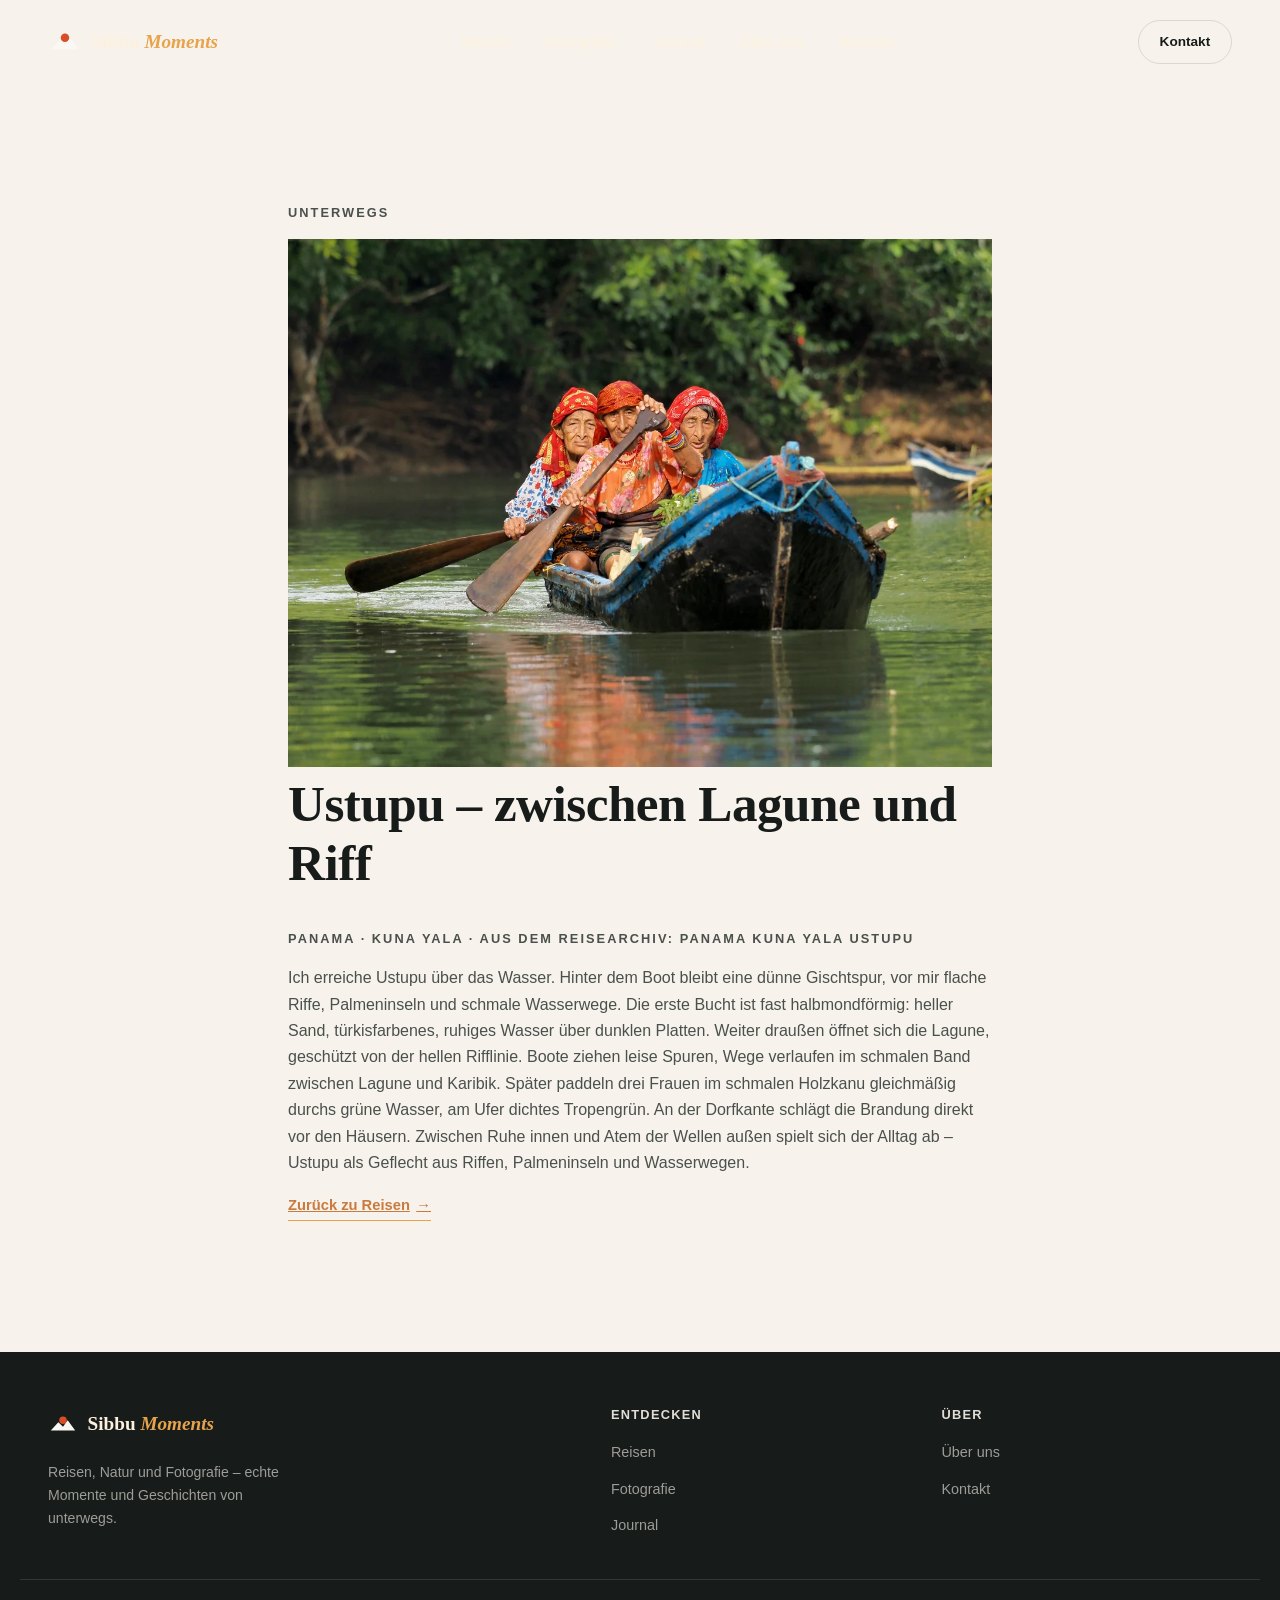
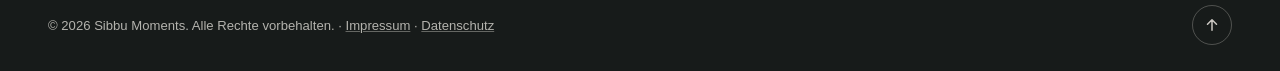
<file: docs/reisen/reisen-panama-kuna-yala.html>
<!DOCTYPE html>
<html lang="de">
<head>
  <meta charset="UTF-8">
  <meta name="viewport" content="width=device-width, initial-scale=1.0">
  <title>Ustupu – zwischen Lagune und Riff — Sibbu Moments</title>
  <meta name="description" content="Halbmondbuchten, Palmeninseln und Alltagswege im Kanu – Leben im schmalen Band zwischen ruhiger Lagune und offener Karibik.">
  <meta name="robots" content="index, follow">
  <link rel="canonical" href="https://j6537.github.io/sibbu-moments/reisen/reisen-panama-kuna-yala.html">

  <!-- Sicherheit: identisch zu index.html, GitHub Pages liefert keine eigenen HTTP-Header. -->
  <meta http-equiv="Content-Security-Policy" content="default-src 'self'; img-src 'self' data:; style-src 'self'; script-src 'self'; connect-src 'self'; font-src 'self'; base-uri 'self'; form-action 'self'; frame-ancestors 'none'; object-src 'none'">
  <meta name="referrer" content="strict-origin-when-cross-origin">

  <!-- Favicon -->
  <link rel="icon" type="image/svg+xml" href="../assets/favicon.svg">
  <link rel="alternate icon" href="../assets/favicon.svg">

  <link rel="stylesheet" href="../css/style.css">
</head>
<body data-content-src="../data/site-content.json">

  <a class="skip-link" href="#main">Zum Hauptinhalt springen</a>

  <!-- ============ HEADER ============ -->
  <header class="site-header" id="site-header">
    <div class="container header-inner">
      <a href="../index.html" class="brand" aria-label="Sibbu Moments — Startseite">
        <svg class="brand-mark" width="34" height="34" viewBox="0 0 64 64" fill="none" aria-hidden="true">
          <circle cx="32" cy="24" r="8" fill="#d64f26"/>
          <path d="M6 46 L22 28 L32 38 L42 24 L58 46 Z" fill="#faf8f4"/>
        </svg>
        <span class="brand-name">Sibbu <em>Moments</em></span>
      </a>

      <nav class="main-nav" id="main-nav" aria-label="Hauptnavigation">
        <ul>
          <li><a href="../index.html#reisen">Reisen</a></li>
          <li><a href="../index.html#fotografie">Fotografie</a></li>
          <li><a href="../index.html#journal">Journal</a></li>
          <li><a href="../index.html#ueber-uns">Über uns</a></li>
          <li><a href="../index.html#kontakt">Kontakt</a></li>
        </ul>
      </nav>

      <div class="header-actions">
        <a href="../index.html#kontakt" class="btn btn-outline btn-small">Kontakt</a>
        <button class="nav-toggle" id="nav-toggle" aria-label="Menü öffnen" aria-expanded="false" aria-controls="main-nav">
          <span></span><span></span><span></span>
        </button>
      </div>
    </div>
  </header>

  <main id="main">
    <section class="section" id="reisen-artikel">
      <div class="container legal-content">
          <p class="eyebrow">Unterwegs</p>
          <img src="../assets/images/web/kanu-auf-ustupu-kuna-yala.webp" alt="Drei Frauen im schmalen Holzkanu auf grün schimmerndem, ruhigem Wasser vor dichtem Ufergrün in Ustupu." style="width:100%;height:auto;border-radius:2px;margin-bottom:2rem;">
          <h1>Ustupu – zwischen Lagune und Riff</h1>
          <p class="eyebrow">Panama · Kuna Yala · Aus dem Reisearchiv: Panama Kuna Yala Ustupu</p>
          <p>Ich erreiche Ustupu über das Wasser. Hinter dem Boot bleibt eine dünne Gischtspur, vor mir flache Riffe, Palmeninseln und schmale Wasserwege. Die erste Bucht ist fast halbmondförmig: heller Sand, türkisfarbenes, ruhiges Wasser über dunklen Platten. Weiter draußen öffnet sich die Lagune, geschützt von der hellen Rifflinie. Boote ziehen leise Spuren, Wege verlaufen im schmalen Band zwischen Lagune und Karibik. Später paddeln drei Frauen im schmalen Holzkanu gleichmäßig durchs grüne Wasser, am Ufer dichtes Tropengrün. An der Dorfkante schlägt die Brandung direkt vor den Häusern. Zwischen Ruhe innen und Atem der Wellen außen spielt sich der Alltag ab – Ustupu als Geflecht aus Riffen, Palmeninseln und Wasserwegen.</p>
          <p><a href="../index.html#reisen" class="story-link">Zurück zu Reisen <span aria-hidden="true">→</span></a></p>
      </div>
    </section>
  </main>

  <!-- ============ FOOTER ============ -->
  <footer class="site-footer">
    <div class="container footer-inner">
      <div class="footer-brand">
        <a href="../index.html" class="brand" aria-label="Sibbu Moments — Startseite">
          <svg class="brand-mark" width="30" height="30" viewBox="0 0 64 64" fill="none" aria-hidden="true">
            <circle cx="32" cy="24" r="8" fill="#d64f26"/>
            <path d="M6 46 L22 28 L32 38 L42 24 L58 46 Z" fill="#faf8f4"/>
          </svg>
          <span class="brand-name">Sibbu <em>Moments</em></span>
        </a>
        <p>Reisen, Natur und Fotografie – echte Momente und Geschichten von unterwegs.</p>
      </div>

      <div class="footer-col">
        <h4>Entdecken</h4>
        <ul>
          <li><a href="../index.html#reisen">Reisen</a></li>
          <li><a href="../index.html#fotografie">Fotografie</a></li>
          <li><a href="../index.html#journal">Journal</a></li>
        </ul>
      </div>

      <div class="footer-col">
        <h4>Über</h4>
        <ul>
          <li><a href="../index.html#ueber-uns">Über uns</a></li>
          <li><a href="../index.html#kontakt">Kontakt</a></li>
        </ul>
      </div>
    </div>

    <div class="container footer-bottom">
      <p>© <span id="year"></span> Sibbu Moments. Alle Rechte vorbehalten. · <a href="../impressum.html">Impressum</a> · <a href="../datenschutz.html">Datenschutz</a></p>
      <button class="back-to-top" id="back-to-top" aria-label="Nach oben scrollen">
        <svg width="18" height="18" viewBox="0 0 24 24" fill="none"><path d="M12 19V5m0 0-6 6m6-6 6 6" stroke="currentColor" stroke-width="2" stroke-linecap="round" stroke-linejoin="round"/></svg>
      </button>
    </div>
  </footer>

  <script src="../js/script.js"></script>
</body>
</html>
</file>
<file: docs/css/style.css>
/* ==========================================================================
   Sibbu Moments — Stylesheet
   Editoriale Reise-, Natur- und Fotografie-Website. Reines CSS, kein Framework.
   Struktur:
   1. Design Tokens
   2. Reset & Basis
   3. Layout-Hilfsklassen & Buttons
   4. Header / Navigation
   5. Hero
   6. Editorial-Zitat
   7. Reisen (Story-Grid)
   8. Fotografie (Foto-Grid)
   9. Über uns
   10. Journal
   11. Kontakt / Newsletter
   12. Footer
   13. Scroll-Reveal
   14. Responsive
   15. Dynamischer Content-Loader — Medien-Slots (additiv)
   ========================================================================== */

/* ---------- 1. Design Tokens ---------- */
:root {
  --color-bg: #f7f3ec;
  --color-bg-soft: #efe8db;
  --color-ink: #171b1a;
  --color-ink-soft: #4a504c;
  --color-ink-dim: #7c8480;
  --color-line: rgba(23, 27, 26, 0.12);

  --color-dark: #12181b;
  --color-dark-soft: #1c2427;
  --color-cream: #fdf1de;

  --color-accent: #e8a24b;
  --color-accent-deep: #c97a3d;
  --color-teal: #2b4c4a;
  --color-teal-deep: #0f6d63;

  --font-serif: Georgia, "Iowan Old Style", "Palatino Linotype", "Times New Roman", serif;
  --font-sans: -apple-system, BlinkMacSystemFont, "Segoe UI", Roboto, "Helvetica Neue", Arial, sans-serif;

  --radius-sm: 6px;
  --radius-md: 14px;
  --radius-lg: 26px;
  --radius-full: 999px;

  --shadow-md: 0 16px 40px rgba(18, 24, 27, 0.14);
  --shadow-lg: 0 30px 70px rgba(18, 24, 27, 0.24);

  --transition-base: 320ms cubic-bezier(0.22, 1, 0.36, 1);
  --transition-slow: 620ms cubic-bezier(0.22, 1, 0.36, 1);

  --header-height: 84px;
  --container-width: 1240px;
}

/* ---------- 2. Reset & Basis ---------- */
*,
*::before,
*::after {
  box-sizing: border-box;
}

html {
  scroll-behavior: smooth;
  scroll-padding-top: var(--header-height);
}

@media (prefers-reduced-motion: reduce) {
  html { scroll-behavior: auto; }
  *, *::before, *::after {
    animation-duration: 0.001ms !important;
    animation-iteration-count: 1 !important;
    transition-duration: 0.001ms !important;
    scroll-behavior: auto !important;
  }
}

body {
  margin: 0;
  background: var(--color-bg);
  color: var(--color-ink);
  font-family: var(--font-sans);
  font-size: 16px;
  line-height: 1.65;
  -webkit-font-smoothing: antialiased;
  text-rendering: optimizeLegibility;
  overflow-x: hidden;
}

img, svg { display: block; max-width: 100%; }
a { color: inherit; text-decoration: none; }
ul, ol { margin: 0; padding: 0; list-style: none; }
button { font: inherit; color: inherit; background: none; border: none; cursor: pointer; }
h1, h2, h3, h4, p, blockquote, figure { margin: 0; }

h1, h2, h3, h4 {
  font-family: var(--font-serif);
  font-weight: 700;
  line-height: 1.15;
  letter-spacing: -0.01em;
}

h2 { font-size: clamp(2rem, 3.4vw, 2.9rem); }
h3 { font-size: 1.4rem; }

.visually-hidden {
  position: absolute;
  width: 1px; height: 1px;
  overflow: hidden;
  clip: rect(0 0 0 0);
  white-space: nowrap;
}

a:focus-visible,
button:focus-visible,
input:focus-visible {
  outline: 2px solid var(--color-accent-deep);
  outline-offset: 3px;
  border-radius: var(--radius-sm);
}

.skip-link {
  position: absolute;
  top: -100%;
  left: 1rem;
  background: var(--color-ink);
  color: #fff;
  padding: 0.75rem 1.25rem;
  border-radius: var(--radius-sm);
  z-index: 1000;
  transition: top var(--transition-base);
}

.skip-link:focus { top: 1rem; }

/* ---------- 3. Layout & Buttons ---------- */
.container {
  width: 100%;
  max-width: var(--container-width);
  margin-inline: auto;
  padding-inline: 1.75rem;
}

.section { padding: clamp(4.5rem, 9vw, 8rem) 0; }

.section-alt { background: var(--color-bg-soft); }

.section-dark {
  background: var(--color-dark);
  color: var(--color-cream);
}

.section-head { max-width: 620px; margin-bottom: clamp(2.5rem, 5vw, 4rem); }

.section-head--light { color: var(--color-cream); }

.section-lead {
  color: var(--color-ink-soft);
  font-size: 1.08rem;
  margin-top: 0.85rem;
}

.section-lead--light { color: rgba(253, 241, 222, 0.72); }

.eyebrow {
  display: inline-block;
  color: var(--color-accent-deep);
  font-size: 0.8rem;
  font-weight: 700;
  letter-spacing: 0.16em;
  text-transform: uppercase;
  margin-bottom: 1rem;
}

.eyebrow--light { color: var(--color-accent); }

.btn {
  display: inline-flex;
  align-items: center;
  gap: 0.5rem;
  padding: 0.95rem 1.9rem;
  border-radius: var(--radius-full);
  font-weight: 600;
  font-size: 0.95rem;
  white-space: nowrap;
  transition: transform var(--transition-base), background var(--transition-base), border-color var(--transition-base), color var(--transition-base);
}

.btn-light {
  background: var(--color-cream);
  color: var(--color-ink);
}

.btn-light:hover { transform: translateY(-2px); background: #fff; }

.btn-outline-light {
  border: 1.5px solid rgba(253, 241, 222, 0.55);
  color: var(--color-cream);
}

.btn-outline-light:hover {
  border-color: var(--color-cream);
  background: rgba(253, 241, 222, 0.08);
}

.btn-outline {
  border: 1.5px solid var(--color-line);
  color: var(--color-ink);
}

.btn-outline:hover { border-color: var(--color-ink); }

.btn-small { padding: 0.6rem 1.3rem; font-size: 0.85rem; }

.icon-btn {
  display: inline-flex;
  align-items: center;
  justify-content: center;
  width: 42px;
  height: 42px;
  border-radius: 50%;
  border: 1px solid var(--color-line);
  color: var(--color-ink-soft);
  transition: color var(--transition-base), border-color var(--transition-base), background var(--transition-base);
}

.icon-btn:hover {
  color: var(--color-ink);
  border-color: var(--color-ink);
}

.story-link {
  display: inline-flex;
  align-items: center;
  gap: 0.4rem;
  font-weight: 600;
  font-size: 0.92rem;
  color: var(--color-ink);
  border-bottom: 1.5px solid var(--color-accent);
  padding-bottom: 0.15rem;
  transition: gap var(--transition-base), color var(--transition-base);
}

.story-link:hover {
  gap: 0.65rem;
  color: var(--color-accent-deep);
}

/* ---------- 4. Header ---------- */
.site-header {
  position: fixed;
  inset-inline: 0;
  top: 0;
  z-index: 900;
  height: var(--header-height);
  display: flex;
  align-items: center;
  background: transparent;
  transition: background var(--transition-base), box-shadow var(--transition-base);
}

.site-header.is-scrolled {
  background: rgba(247, 243, 236, 0.92);
  backdrop-filter: blur(12px) saturate(140%);
  -webkit-backdrop-filter: blur(12px) saturate(140%);
  box-shadow: 0 1px 0 var(--color-line);
}

.site-header.is-scrolled .main-nav a,
.site-header.is-scrolled .brand-name,
.site-header.is-scrolled .btn-outline-light,
.site-header.is-scrolled .nav-toggle span {
  color: var(--color-ink);
}

.site-header.is-scrolled .btn-outline-light {
  border-color: var(--color-line);
  color: var(--color-ink);
}

.site-header.is-scrolled .nav-toggle span { background: var(--color-ink); }

.header-inner {
  display: flex;
  align-items: center;
  justify-content: space-between;
  gap: 1.5rem;
}

.brand {
  display: inline-flex;
  align-items: center;
  gap: 0.6rem;
  flex-shrink: 0;
}

.brand-name {
  font-family: var(--font-serif);
  font-size: 1.2rem;
  font-weight: 700;
  color: var(--color-cream);
  transition: color var(--transition-base);
}

.brand-name em { font-style: italic; color: var(--color-accent); }

.main-nav ul {
  display: flex;
  align-items: center;
  gap: 2.2rem;
}

.main-nav a {
  font-size: 0.92rem;
  font-weight: 600;
  color: rgba(253, 241, 222, 0.85);
  position: relative;
  padding-block: 0.3rem;
  transition: color var(--transition-base);
}

.main-nav a::after {
  content: "";
  position: absolute;
  left: 0; bottom: -2px;
  width: 0; height: 2px;
  background: var(--color-accent);
  transition: width var(--transition-base);
}

.main-nav a:hover::after,
.main-nav a.is-active::after { width: 100%; }

.header-actions {
  display: flex;
  align-items: center;
  gap: 1rem;
}

.nav-toggle {
  display: none;
  flex-direction: column;
  justify-content: center;
  gap: 5px;
  width: 40px;
  height: 40px;
}

.nav-toggle span {
  display: block;
  width: 22px;
  height: 2px;
  background: var(--color-cream);
  transition: transform var(--transition-base), opacity var(--transition-base), background var(--transition-base);
  margin-inline: auto;
}

/* ---------- 5. Hero ---------- */
.hero {
  position: relative;
  min-height: 100svh;
  display: flex;
  align-items: flex-end;
  overflow: hidden;
  color: var(--color-cream);
}

.hero-art {
  position: absolute;
  inset: 0;
  z-index: 0;
}

.hero-art svg {
  width: 100%;
  height: 100%;
  transform: scale(1.06);
}

.hero-scrim {
  position: absolute;
  inset: 0;
  z-index: 1;
  background: linear-gradient(to top, rgba(10, 14, 16, 0.75) 0%, rgba(10, 14, 16, 0.15) 55%, rgba(10, 14, 16, 0.35) 100%);
}

.hero-inner {
  position: relative;
  z-index: 2;
  padding-bottom: clamp(4rem, 10vw, 7rem);
  padding-top: calc(var(--header-height) + 2rem);
  max-width: 900px;
}

.hero-kicker {
  font-size: 0.85rem;
  font-weight: 700;
  letter-spacing: 0.22em;
  text-transform: uppercase;
  color: var(--color-accent);
  margin-bottom: 1.2rem;
}

.hero h1 {
  font-size: clamp(2.6rem, 6.5vw, 5.2rem);
  margin-bottom: 1.4rem;
}

.hero-italic { font-style: italic; color: var(--color-accent); }

.hero-lede {
  font-size: clamp(1.05rem, 1.6vw, 1.25rem);
  max-width: 46ch;
  color: rgba(253, 241, 222, 0.85);
  margin-bottom: 2.2rem;
}

.hero-actions {
  display: flex;
  flex-wrap: wrap;
  gap: 1rem;
}

.scroll-cue {
  position: absolute;
  z-index: 2;
  right: clamp(1.5rem, 4vw, 3.5rem);
  bottom: 2.5rem;
  display: flex;
  flex-direction: column;
  align-items: center;
  gap: 0.6rem;
  color: rgba(253, 241, 222, 0.75);
  font-size: 0.75rem;
  letter-spacing: 0.14em;
  text-transform: uppercase;
  writing-mode: vertical-rl;
}

.scroll-cue span {
  width: 1px;
  height: 42px;
  background: rgba(253, 241, 222, 0.5);
  position: relative;
  overflow: hidden;
}

.scroll-cue span::after {
  content: "";
  position: absolute;
  top: -100%;
  left: 0;
  width: 100%;
  height: 100%;
  background: var(--color-accent);
  animation: scroll-line 2.2s ease-in-out infinite;
}

@keyframes scroll-line {
  0% { top: -100%; }
  60% { top: 100%; }
  100% { top: 100%; }
}

/* ---------- 6. Editorial-Zitat ---------- */
.intro-section { padding-block: clamp(4rem, 9vw, 6.5rem); }

.intro-inner {
  max-width: 780px;
  margin-inline: auto;
  text-align: center;
}

.quote-mark {
  display: block;
  font-family: var(--font-serif);
  font-size: 5rem;
  line-height: 1;
  color: var(--color-accent);
  margin-bottom: 0.5rem;
}

blockquote {
  font-family: var(--font-serif);
  font-style: italic;
  font-size: clamp(1.5rem, 3vw, 2.1rem);
  line-height: 1.4;
  color: var(--color-ink);
}

.intro-inner cite {
  display: block;
  margin-top: 1.3rem;
  font-style: normal;
  font-size: 0.85rem;
  letter-spacing: 0.1em;
  text-transform: uppercase;
  color: var(--color-ink-dim);
}

/* ---------- 7. Reisen / Story-Grid ---------- */
.story-grid {
  display: grid;
  grid-template-columns: repeat(3, 1fr);
  grid-auto-rows: minmax(320px, auto);
  gap: 1.75rem;
}

.story-card {
  position: relative;
  border-radius: var(--radius-lg);
  overflow: hidden;
  background: #fff;
  box-shadow: var(--shadow-md);
  display: flex;
  flex-direction: column;
  transition: transform var(--transition-base), box-shadow var(--transition-base);
}

.story-card:hover {
  transform: translateY(-6px);
  box-shadow: var(--shadow-lg);
}

.story-card--large {
  grid-column: span 2;
  grid-row: span 2;
  flex-direction: row;
}

.story-art {
  position: relative;
  flex: 1 1 55%;
  min-height: 220px;
  overflow: hidden;
}

.story-art svg {
  width: 100%;
  height: 100%;
  transition: transform var(--transition-slow);
}

.story-card:hover .story-art svg { transform: scale(1.06); }

.story-status {
  position: absolute;
  top: 1rem;
  left: 1rem;
  padding: 0.35rem 0.9rem;
  border-radius: var(--radius-full);
  background: var(--color-cream);
  color: var(--color-teal);
  font-size: 0.72rem;
  font-weight: 700;
  letter-spacing: 0.06em;
  text-transform: uppercase;
}

.story-status--soon {
  background: rgba(23, 27, 26, 0.65);
  color: var(--color-cream);
}

.story-body {
  flex: 1 1 45%;
  padding: 1.6rem 1.8rem;
  display: flex;
  flex-direction: column;
  gap: 0.5rem;
  justify-content: center;
}

.story-place {
  font-size: 0.8rem;
  font-weight: 700;
  letter-spacing: 0.1em;
  text-transform: uppercase;
  color: var(--color-accent-deep);
}

.story-card--large .story-body h3 { font-size: 1.7rem; }

.story-body p {
  color: var(--color-ink-soft);
  font-size: 0.95rem;
}

.story-card:not(.story-card--large) {
  flex-direction: column;
}

.story-card:not(.story-card--large) .story-art { flex: 1 1 60%; }
.story-card:not(.story-card--large) .story-body { flex: 1 1 40%; align-items: flex-start; }

/* ---------- 8. Fotografie ---------- */
.photo-grid {
  display: grid;
  grid-template-columns: repeat(4, 1fr);
  gap: 1.5rem;
}

.photo-tile {
  position: relative;
  border-radius: var(--radius-md);
  overflow: hidden;
  aspect-ratio: 4 / 5;
}

.photo-tile--tall { aspect-ratio: 4 / 6.2; }

.photo-tile svg {
  width: 100%;
  height: 100%;
  transition: transform var(--transition-slow);
}

.photo-tile:hover svg { transform: scale(1.07); }

.photo-caption {
  position: absolute;
  inset: auto 0 0 0;
  padding: 1.2rem 1.3rem;
  background: linear-gradient(to top, rgba(10, 14, 16, 0.72), transparent);
}

.photo-caption span {
  color: var(--color-cream);
  font-family: var(--font-serif);
  font-style: italic;
  font-size: 1.15rem;
}

/* ---------- 9. Über uns ---------- */
.about-grid {
  display: grid;
  grid-template-columns: minmax(0, 0.85fr) minmax(0, 1.15fr);
  gap: clamp(2.5rem, 6vw, 5rem);
  align-items: center;
}

.about-art {
  position: relative;
  border-radius: var(--radius-lg);
  overflow: hidden;
  box-shadow: var(--shadow-md);
}

.about-content p {
  color: var(--color-ink-soft);
  font-size: 1.03rem;
  margin-bottom: 1.1rem;
}

.about-content strong { color: var(--color-ink); }

/* ---------- 10. Journal ---------- */
.journal-grid {
  display: grid;
  grid-template-columns: repeat(3, 1fr);
  gap: 1.75rem;
}

.journal-card {
  background: #fff;
  border: 1px solid var(--color-line);
  border-radius: var(--radius-md);
  padding: 1.9rem;
  transition: transform var(--transition-base), box-shadow var(--transition-base);
}

.journal-card:hover {
  transform: translateY(-4px);
  box-shadow: var(--shadow-md);
}

.journal-date {
  font-size: 0.75rem;
  font-weight: 700;
  letter-spacing: 0.1em;
  text-transform: uppercase;
  color: var(--color-ink-dim);
  margin-bottom: 0.8rem;
}

.journal-card h3 { font-size: 1.2rem; margin-bottom: 0.6rem; }

.journal-card p {
  color: var(--color-ink-soft);
  font-size: 0.94rem;
  margin-bottom: 1.1rem;
}

/* ---------- 11. Kontakt ---------- */
.contact-panel {
  max-width: 640px;
  margin-inline: auto;
  text-align: center;
  background: var(--color-dark);
  color: var(--color-cream);
  border-radius: var(--radius-lg);
  padding: clamp(2.5rem, 6vw, 4rem);
}

.contact-panel .section-lead { color: rgba(253, 241, 222, 0.72); }

.contact-form {
  display: flex;
  gap: 0.75rem;
  margin-top: 2rem;
  max-width: 420px;
  margin-inline: auto;
}

.contact-form input {
  flex: 1;
  padding: 0.9rem 1.2rem;
  border-radius: var(--radius-full);
  border: 1px solid rgba(253, 241, 222, 0.3);
  background: rgba(253, 241, 222, 0.06);
  color: var(--color-cream);
  font-size: 0.95rem;
}

.contact-form input::placeholder { color: rgba(253, 241, 222, 0.5); }

.form-hint {
  margin-top: 0.9rem;
  font-size: 0.78rem;
  color: rgba(253, 241, 222, 0.55);
}

.contact-note {
  margin-top: 0.9rem;
  font-size: 0.85rem;
  color: var(--color-accent);
  min-height: 1.2em;
}

.social-links {
  display: flex;
  justify-content: center;
  gap: 0.9rem;
  margin-top: 2.2rem;
}

.social-links .icon-btn {
  border-color: rgba(253, 241, 222, 0.3);
  color: var(--color-cream);
}

.social-links .icon-btn:hover {
  border-color: var(--color-cream);
  background: rgba(253, 241, 222, 0.08);
}

/* ---------- 12. Footer ---------- */
.site-footer {
  background: var(--color-ink);
  color: rgba(247, 243, 236, 0.7);
  padding-top: 3.5rem;
}

.footer-inner {
  display: grid;
  grid-template-columns: 1.8fr 1fr 1fr;
  gap: 2.5rem;
  padding-bottom: 2.5rem;
  border-bottom: 1px solid rgba(247, 243, 236, 0.12);
}

.footer-brand .brand-name { color: var(--color-cream); }

.footer-brand p {
  margin-top: 0.85rem;
  font-size: 0.88rem;
  max-width: 34ch;
  color: rgba(247, 243, 236, 0.6);
}

.footer-col h4 {
  font-family: var(--font-sans);
  font-size: 0.8rem;
  text-transform: uppercase;
  letter-spacing: 0.1em;
  color: rgba(247, 243, 236, 0.9);
  margin-bottom: 1rem;
}

.footer-col ul { display: flex; flex-direction: column; gap: 0.65rem; }

.footer-col a {
  font-size: 0.9rem;
  color: rgba(247, 243, 236, 0.6);
  transition: color var(--transition-base);
}

.footer-col a:hover { color: var(--color-cream); }

.footer-bottom {
  display: flex;
  align-items: center;
  justify-content: space-between;
  padding-block: 1.6rem;
  font-size: 0.82rem;
}

.footer-bottom a {
  text-decoration: underline;
  text-decoration-color: rgba(247, 243, 236, 0.35);
  transition: color var(--transition-base);
}

.footer-bottom a:hover {
  color: var(--color-cream);
}

.back-to-top {
  display: inline-flex;
  align-items: center;
  justify-content: center;
  width: 40px;
  height: 40px;
  border-radius: 50%;
  border: 1px solid rgba(247, 243, 236, 0.25);
  color: rgba(247, 243, 236, 0.8);
  transition: color var(--transition-base), border-color var(--transition-base), transform var(--transition-base);
}

.back-to-top:hover {
  color: var(--color-cream);
  border-color: var(--color-cream);
  transform: translateY(-2px);
}

/* ---------- 13. Scroll-Reveal ---------- */
[data-reveal] {
  opacity: 0;
  transform: translateY(28px);
  transition: opacity 0.8s cubic-bezier(0.22, 1, 0.36, 1), transform 0.8s cubic-bezier(0.22, 1, 0.36, 1);
}

[data-reveal].is-visible { opacity: 1; transform: translateY(0); }

@media (prefers-reduced-motion: reduce) {
  [data-reveal] { opacity: 1; transform: none; transition: none; }
}

/* ---------- 14. Responsive ---------- */
@media (max-width: 1100px) {
  .photo-grid { grid-template-columns: repeat(2, 1fr); }
  .journal-grid { grid-template-columns: 1fr; }
}

@media (max-width: 980px) {
  .main-nav {
    position: fixed;
    top: var(--header-height);
    left: 0;
    right: 0;
    bottom: 0;
    background: rgba(18, 24, 27, 0.98);
    backdrop-filter: blur(16px);
    transform: translateY(-8px);
    opacity: 0;
    visibility: hidden;
    transition: opacity var(--transition-base), transform var(--transition-base), visibility var(--transition-base);
    padding: 2.5rem 1.75rem;
  }

  .main-nav.is-open {
    opacity: 1;
    transform: translateY(0);
    visibility: visible;
  }

  .main-nav ul {
    flex-direction: column;
    align-items: flex-start;
    gap: 1.6rem;
  }

  .main-nav a { font-size: 1.2rem; color: var(--color-cream); }

  .header-actions .btn-small { display: none; }

  .nav-toggle { display: flex; }

  .nav-toggle.is-open span:nth-child(1) { transform: translateY(7px) rotate(45deg); }
  .nav-toggle.is-open span:nth-child(2) { opacity: 0; }
  .nav-toggle.is-open span:nth-child(3) { transform: translateY(-7px) rotate(-45deg); }

  .story-grid { grid-template-columns: repeat(2, 1fr); }
  .story-card--large { grid-column: span 2; flex-direction: column; }
  .story-card--large .story-art { flex: 1 1 55%; }
  .story-card--large .story-body { flex: 1 1 45%; align-items: flex-start; }

  .about-grid { grid-template-columns: 1fr; }

  .footer-inner { grid-template-columns: 1fr 1fr; }
}

@media (max-width: 640px) {
  .story-grid { grid-template-columns: 1fr; }
  .story-card--large { grid-column: span 1; grid-row: span 1; }
  .photo-grid { grid-template-columns: repeat(2, 1fr); }
  .photo-tile--tall { aspect-ratio: 4 / 5; }

  .hero-actions { flex-direction: column; align-items: stretch; }
  .hero-actions .btn { justify-content: center; }

  .contact-form { flex-direction: column; }

  .footer-inner { grid-template-columns: 1fr; }
  .footer-bottom { flex-direction: column; gap: 1rem; text-align: center; }

  .scroll-cue { display: none; }
}

/* ==========================================================================
   15. Dynamischer Content-Loader — Medien-Slots (additiv, ändert kein
   bestehendes visuelles Verhalten). Jeder Bildplatz zeigt entweder die
   ursprüngliche Fallback-Illustration (SVG) oder — sobald der lokale
   Website-Pflege-Agent ein echtes Bild einträgt — den Inhalt von
   [data-media-slot]. Beide liegen deckungsgleich übereinander; genau eines
   ist sichtbar.
   ========================================================================== */

.hero-media {
  position: absolute;
  inset: 0;
  z-index: 0;
}

.hero-media picture,
.hero-media img {
  width: 100%;
  height: 100%;
  object-fit: cover;
  display: block;
}

.story-art [data-media-slot],
.photo-tile [data-media-slot],
.about-art [data-media-slot] {
  position: absolute;
  inset: 0;
}

.story-art [data-media-slot] picture,
.story-art [data-media-slot] img,
.photo-tile [data-media-slot] picture,
.photo-tile [data-media-slot] img,
.about-art [data-media-slot] img {
  width: 100%;
  height: 100%;
  object-fit: cover;
  display: block;
}

.photo-tile:hover [data-media-slot] img { transform: scale(1.07); }
.story-card:hover [data-media-slot] img { transform: scale(1.06); }

.photo-tile [data-media-slot] img,
.story-art [data-media-slot] img {
  transition: transform var(--transition-slow);
}

/* Natives [hidden] genügt zum Umschalten, diese Regel sichert es zusätzlich ab. */
[data-media-slot][hidden],
[data-fallback-art][hidden] {
  display: none !important;
}

/* ==========================================================================
   16. Rechtstext-Seiten (Impressum) — schlichte Fließtext-Spalte im
   bestehenden Stil, ohne eigene Komponentenklassen zu benötigen.
   ========================================================================== */

.legal-content {
  max-width: 760px;
  margin-inline: auto;
  padding-top: var(--header-height);
}

.legal-content h1 {
  font-size: clamp(2.3rem, 4vw, 3.2rem);
  margin-top: 0.5rem;
  margin-bottom: 2rem;
}

.legal-content h2,
.legal-content h3 {
  margin-top: 2.2rem;
  margin-bottom: 0.8rem;
}

.legal-content p {
  color: var(--color-ink-soft);
  margin-bottom: 1rem;
}

.legal-content p a {
  color: var(--color-accent-deep);
  text-decoration: underline;
}

.legal-content p a:hover {
  color: var(--color-ink);
}
</file>
